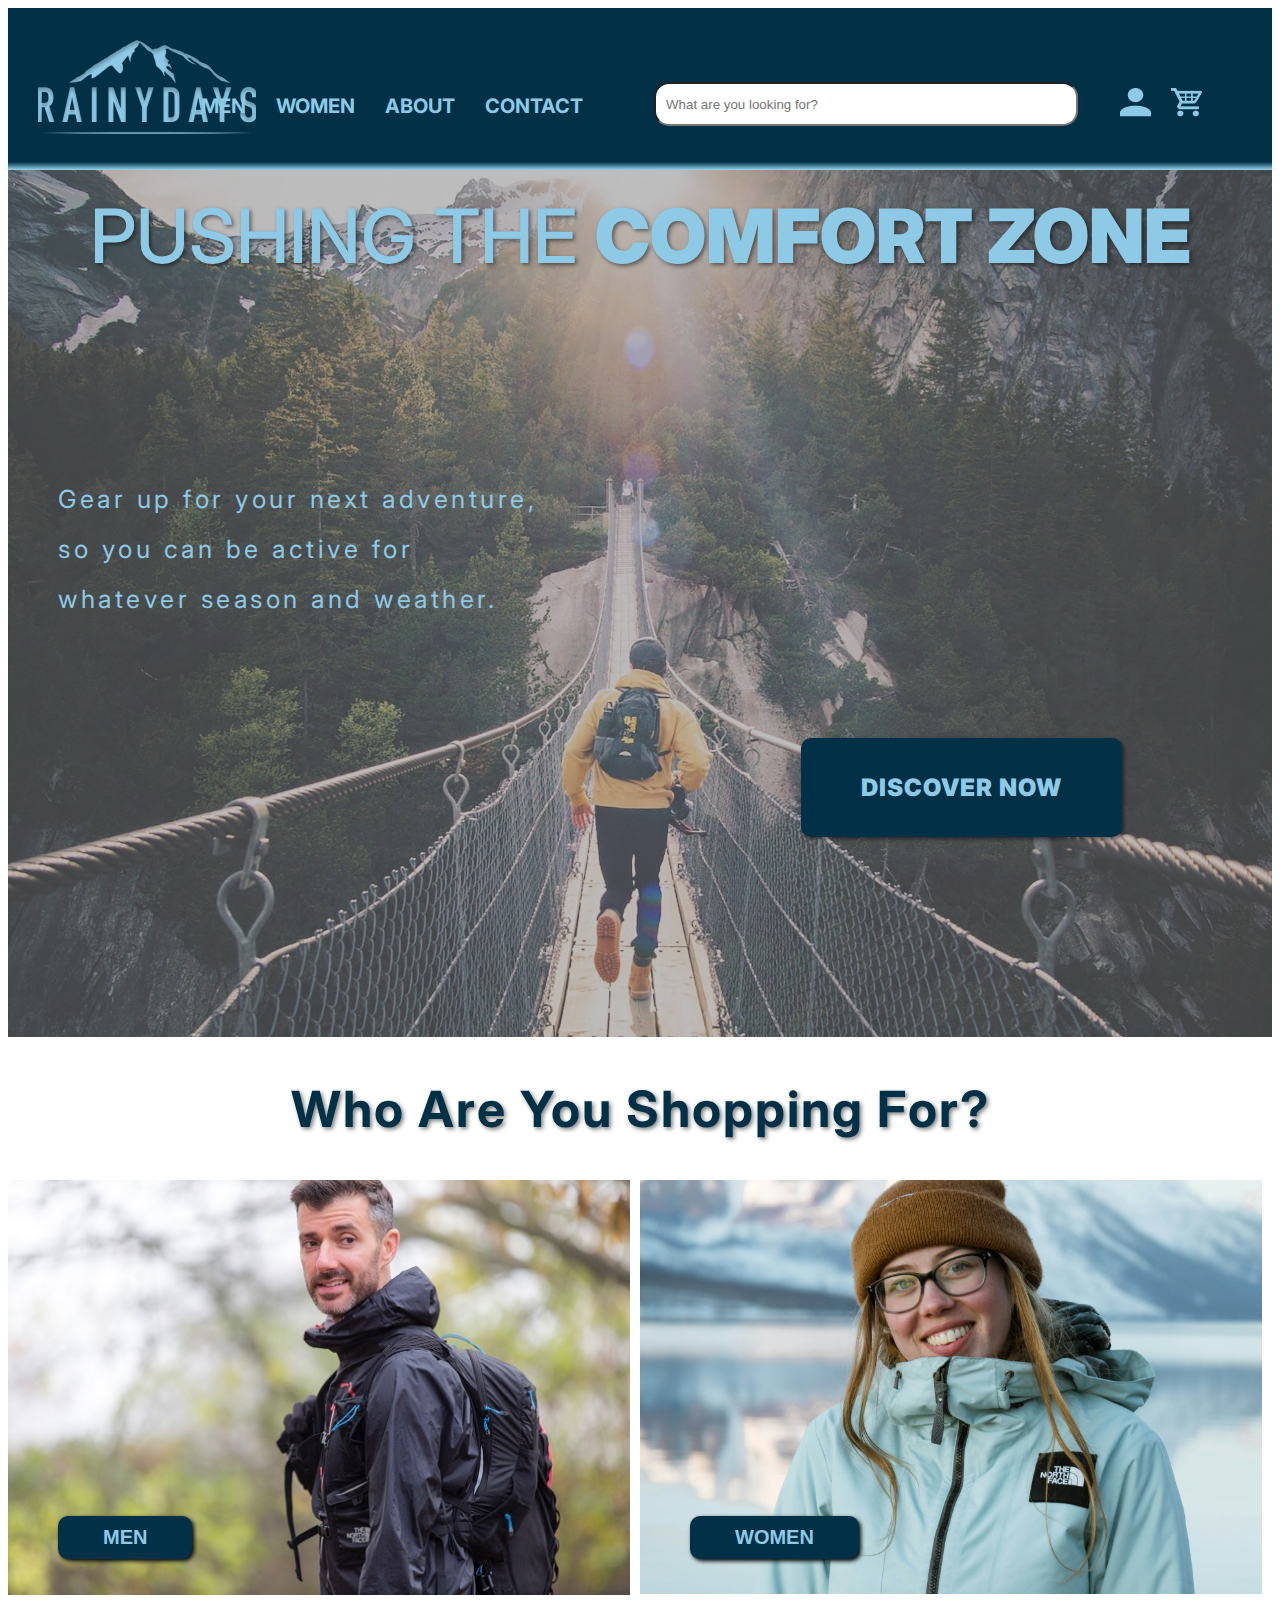
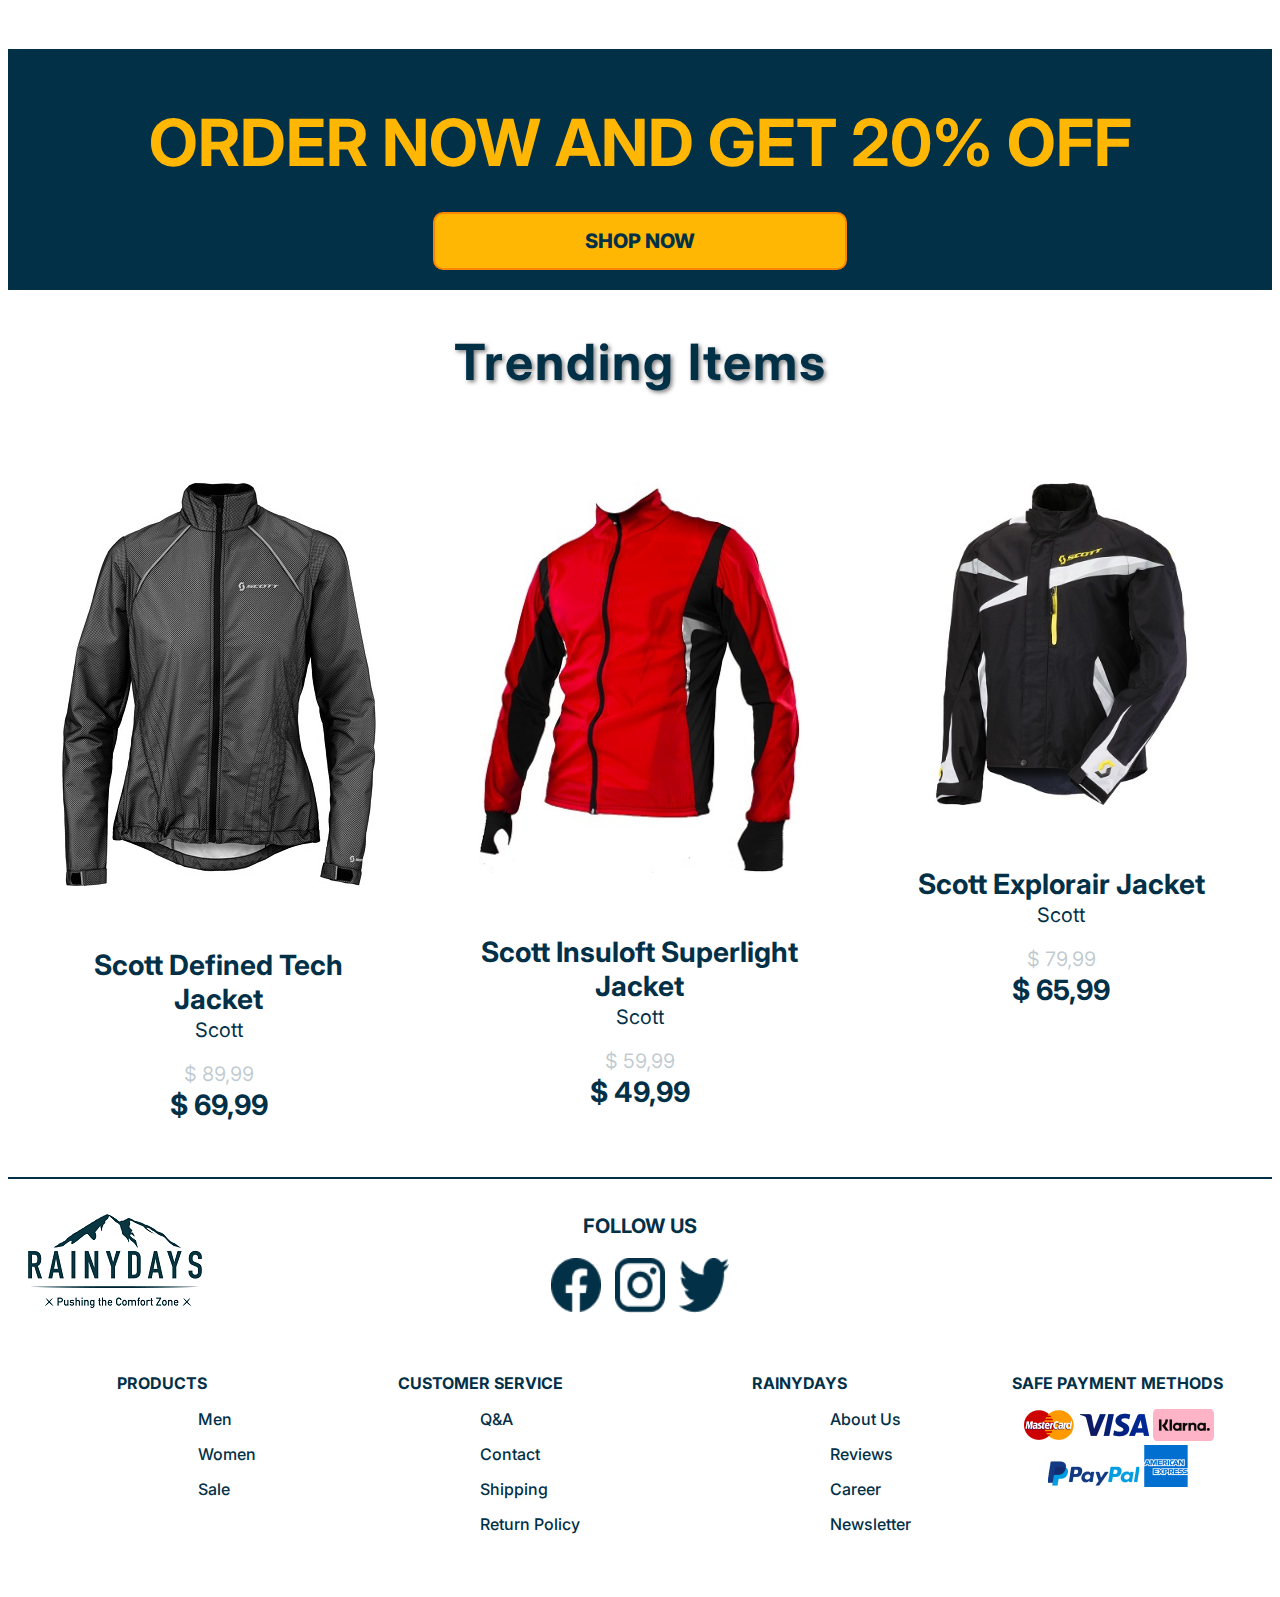
<file: index.html>
<!DOCTYPE html>
<html lang="en">
<head>
  <meta charset="UTF-8">
  <meta name="viewport" content="width=device-width, initial-scale=1.0">
  <link rel="stylesheet" href="src/css/styles.css">
  <link rel="stylesheet" href="src/css/index.css">
  <link rel="stylesheet" href="src/css/jackets.css">
  <link rel="preconnect" href="https://fonts.googleapis.com">
  <link rel="preconnect" href="https://fonts.gstatic.com" crossorigin>
  <link href="https://fonts.googleapis.com/css2?family=Inter:wght@100..900&display=swap" rel="stylesheet">
  <link rel="apple-touch-icon" sizes="180x180" href="assets/images/favicon/apple-touch-icon.png">
  <link rel="icon" type="image/png" sizes="32x32" href="assets/images/favicon/favicon-32x32.png">
  <link rel="icon" type="image/png" sizes="16x16" href="assets/images/favicon/favicon-16x16.png">
  <link rel="manifest" href="/site.webmanifest">
  <title>Rainydays - Home</title>
  <meta property="og:title" content="Rainydays - Home">
  <meta property="og:url" content="https://www.raiydays.com/home">
  <meta property="og:type" content="website">
  <meta property="og:image" content="assets/images/RainyDays_Logo1.png">
</head>


<body>
  <header>
     <div class="logo-container">
       <a class="logo" href="index.html">
          <img class="logo-image" src="assets/images/RainyDays_Logo1.png"alt="Rainydays logo">
       </a>
     </div>
     <nav>
        <ul>
          <li><a href="shop.html">men</a></li>
          <li><a href="shop.html">women</a></li>
          <li><a href="about.html">about</a></li>
          <li><a href="contact.html">contact</a></li>
       </ul> 
     </nav>
        <input class="search" type="text" placeholder="What are you looking for?">
        <div class="header-links">
            <a href="my-pages">
               <img src="assets/images/profile.png" alt="My pages">
            </a>
            <a href="cart.html">
               <img src="assets/images/cart.png" alt="Shopping cart">
            </a>      
         </div>
  </header>


  <main>


    <section class="title-container">
       <div class="title-image-container">
          <img src="assets/images/fabio-comparelli-uq2E2V4LhCY-unsplash-cropped.jpg" alt="A man in outdoor gear, running over a suspension bridge, leading into the wilderness">
          <div class="overlay-text top-text">pushing the <span class="bold-text">comfort zone</span></div>
          <div class="overlay-text left-text">
              <p>Gear up for your next adventure,</p>
              <p>so you can be active for</p>
              <p>whatever season and weather.</p>  
           </div>
           <a href="shop.html" class="discover-button">discover now</a>
        </div>
    </section>


    <h2 class="section-title">Who Are You Shopping For?</h2>


    <section class="category-container">

      <div class="men-category">
        <a href="shop.html">
          <img src="assets/images/fil-mazzarino-7IimdEvrXH4-unsplash-cropped.jpg" alt="Men category">
          <button class="men-category-button">men</button></a>
      </div>
      <div class="women-category">
        <a href="shop.html">
          <img src="assets/images/lucas-ludwig-EfQGtiz-s7w-unsplash-cropped.jpg" alt="Women category">
          <button class="women-category-button">women</button></a>
      </div>
    </section>


    <section class="banner-container">
      <h2 class="banner-text">order now and get 20% off</h2>
      <a href="shop.html"><button class="banner-button">shop now</button></a>
    </section>


    <h2 class="section-title">Trending Items</h2>


    <section class="trending-jackets-container">
    

       <div class="trending-jacket-1">
         <a href="product.html">
           <img src="assets/images/jackets/RainyDays_Jacket2-cropped.jpg" alt="Scott defined tech jacket">
         <p class="item">Scott Defined Tech Jacket</p>
         <p class="brand">Scott</p>
         <p class="before-price">$ 89,99</p>
         <p class="price">$ 69,99</p>
        </a>
       </div>

       <div class="trending-jacket-2">
         <img src="assets/images/jackets/RainyDays_Jacket3-cropped.jpg" alt="Scott insuloft superlight jacket">
         <p class="item">Scott Insuloft Superlight Jacket</p>
         <p class="brand">Scott</p>
         <p class="before-price">$ 59,99</p>
         <p class="price">$ 49,99</p>
       </div>

       <div class="trending-jacket-3">
         <img src="assets/images/jackets/RainyDays_Jacket4-cropped.jpg" alt="Scott explorair jacket">
         <p class="item">Scott Explorair Jacket</p>
         <p class="brand">Scott</p>
         <p class="before-price">$ 79,99</p>
         <p class="price">$ 65,99</p>
       </div>


    </section>

    
 </main>


 <footer>
    <div class="footer-seperator-line"></div>
    <section class="footer-top">
      <div class="footer-logo">
        <img src="assets/images/rainydays_footer_logo.png" alt="Rainydays footer logo">
      </div>
      <div class="social-icons">
        <p>FOLLOW US</p>
        <img src="assets/images/facebook-logo.png" alt="Rainydays facebook">
        <img src="assets/images/instagram-logo.png" alt="Rainydays instagram">
        <img src="assets/images/twitter-logo.png" alt="Rainydays twitter">
      </div>
    </section>

    <div class="footer-bottom">
      <div class="products">
        <p>PRODUCTS</p>
        <a href="shop.html">Men</a>
        <a href="shop.html">Women</a>
        <a href="shop.html">Sale</a>
      </div>
      <div class="service">
        <p>CUSTOMER SERVICE</p>
        <a href="q&a.html">Q&A</a>
        <a href="contact.html">Contact</a>
        <a href="shipping.html">Shipping</a>
        <a href="return-policy.html">Return Policy</a>
      </div>
      <div class="rainydays">
        <p>RAINYDAYS</p>
        <a href="about.html">About Us</a>
        <a href="reviews.html">Reviews</a>
        <a href="career.html">Career</a>
        <a href="newsletter.html">Newsletter</a>
      </div>
      <div class="payment">
        <p>SAFE PAYMENT METHODS</p>
        <div class="image-container-1">
          <img src="assets/images/mastercard-logo.png" alt="Mastercard logo">
          <img src="assets/images/visa-logo.png" alt="Visa logo">
          <img src="assets/images/klarna-logo.png" alt="Klarna logo">
        </div>
        <div class="image-container-2">
          <img src="assets/images/pp-logo.png" alt="Paypal logo">
          <img src="assets/images/american-express-logo.png" alt="American express logo">
        </div>
      </div>
 </footer>
</body>
</html>
</file>
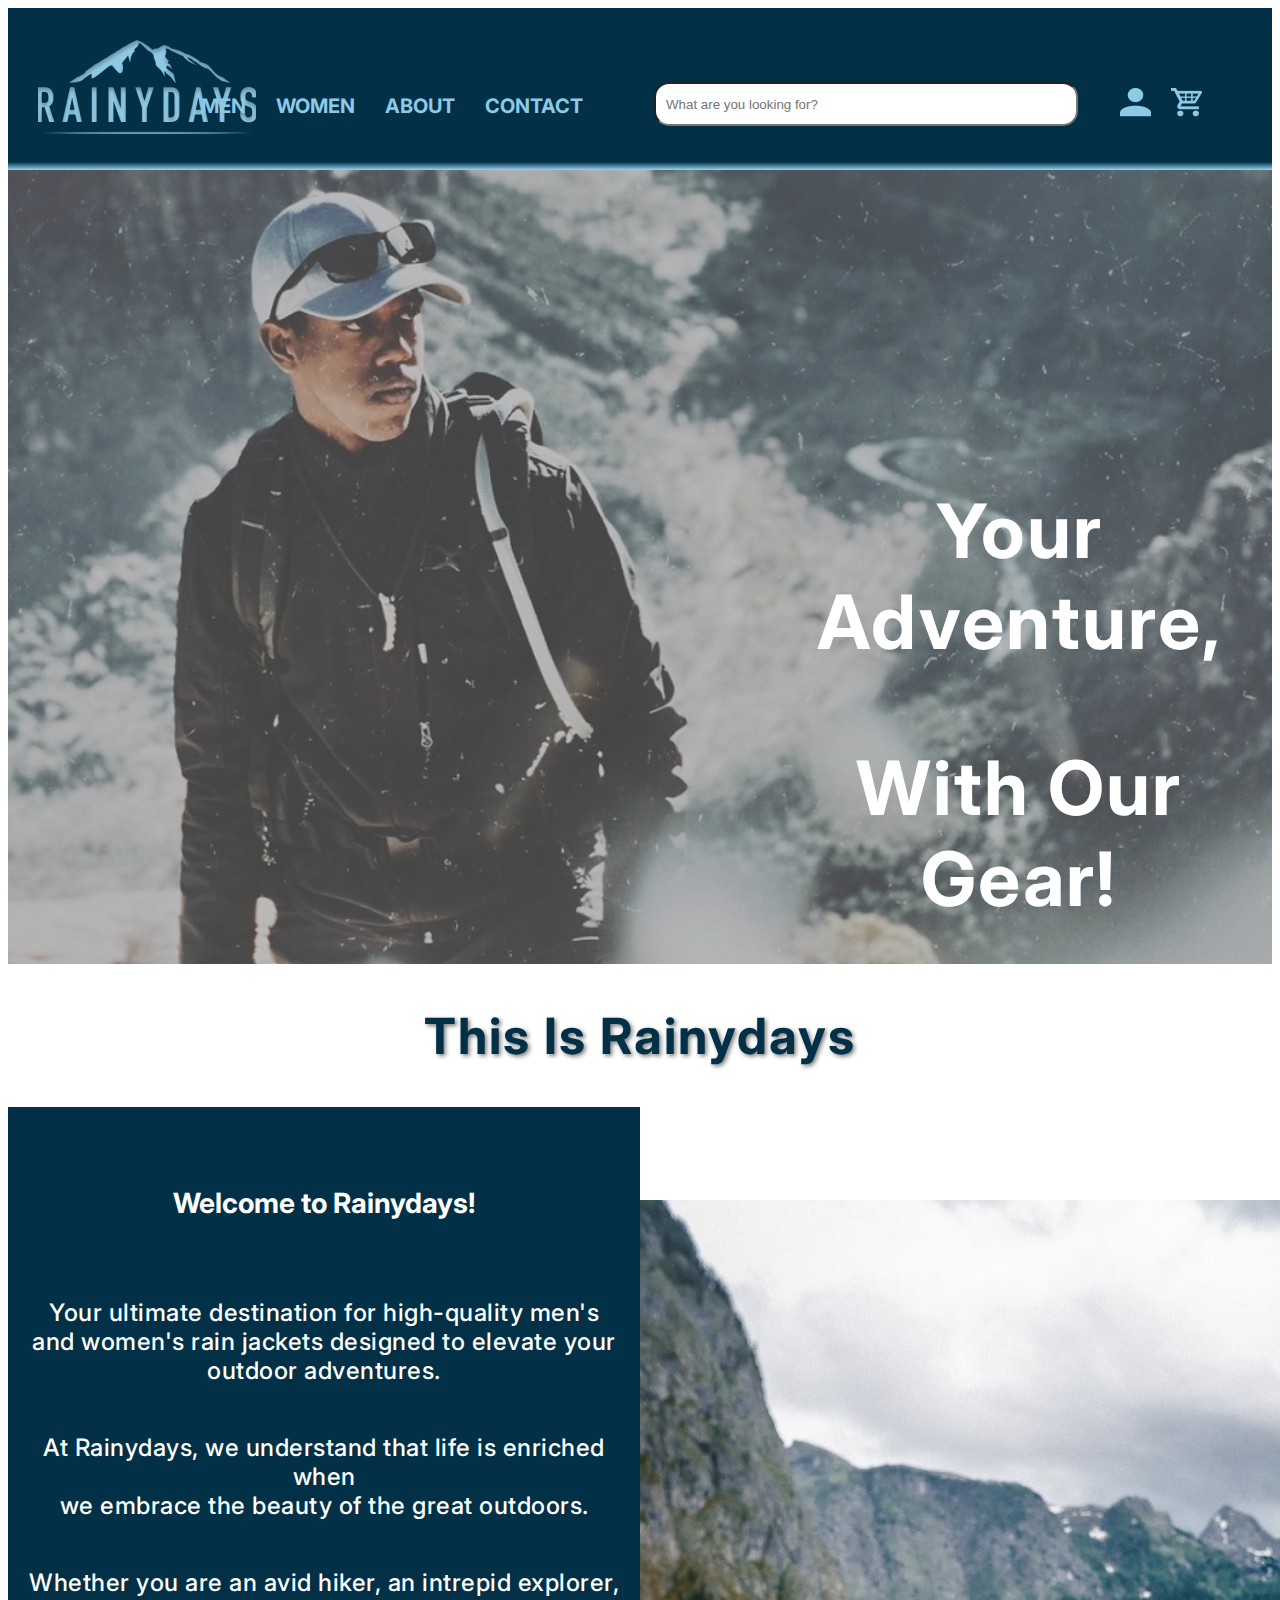
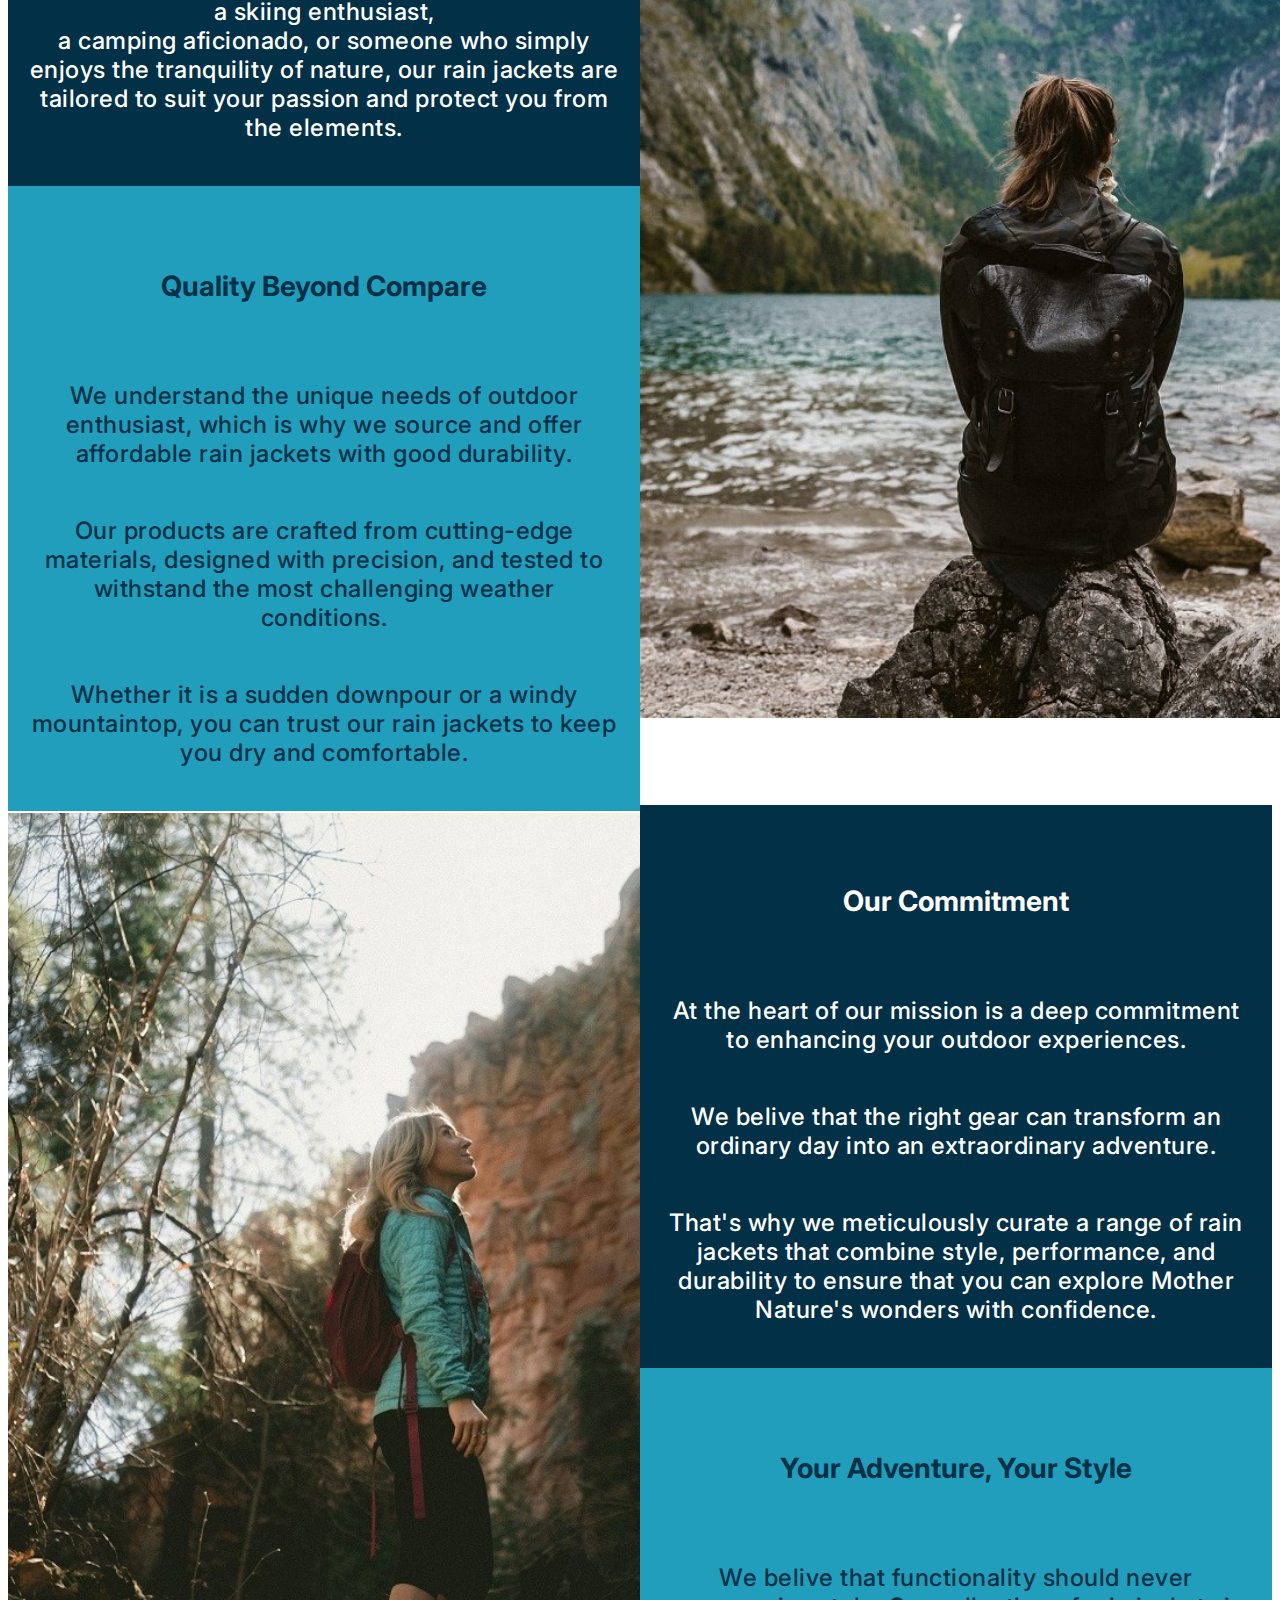
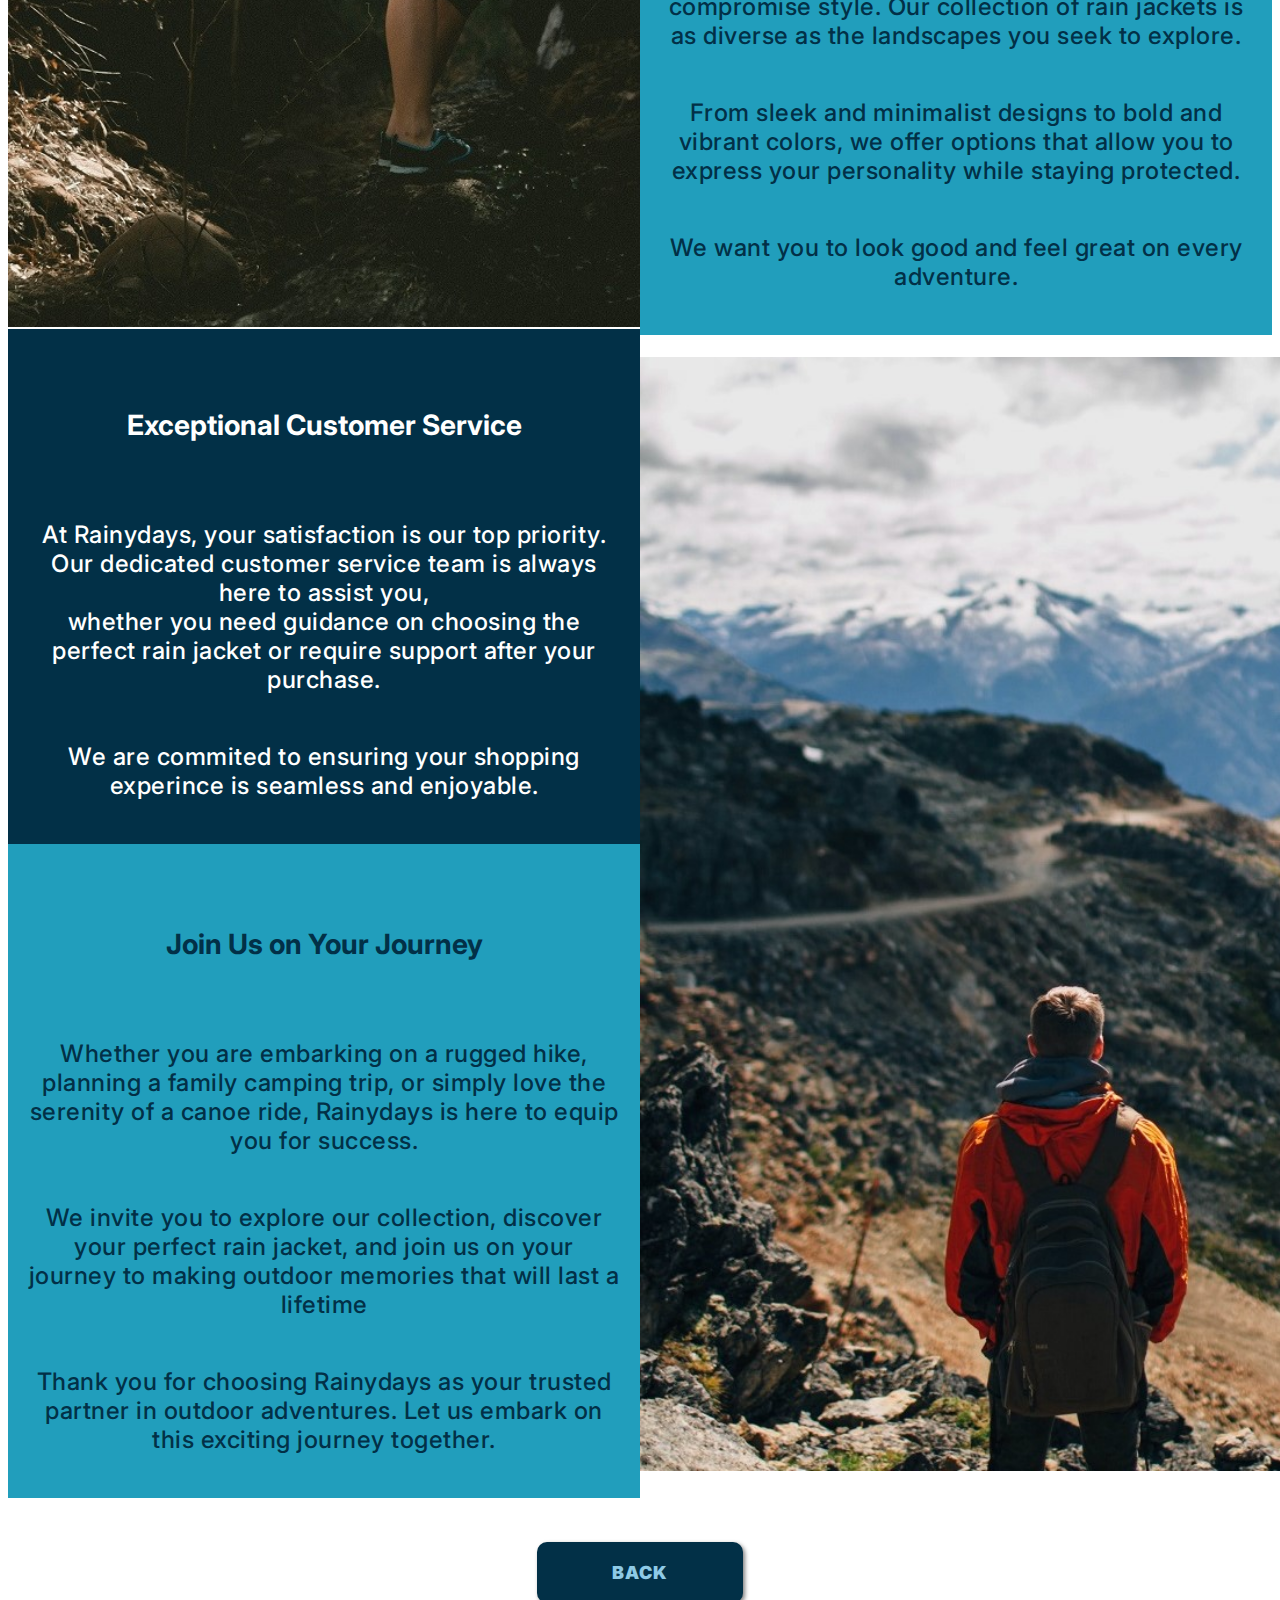
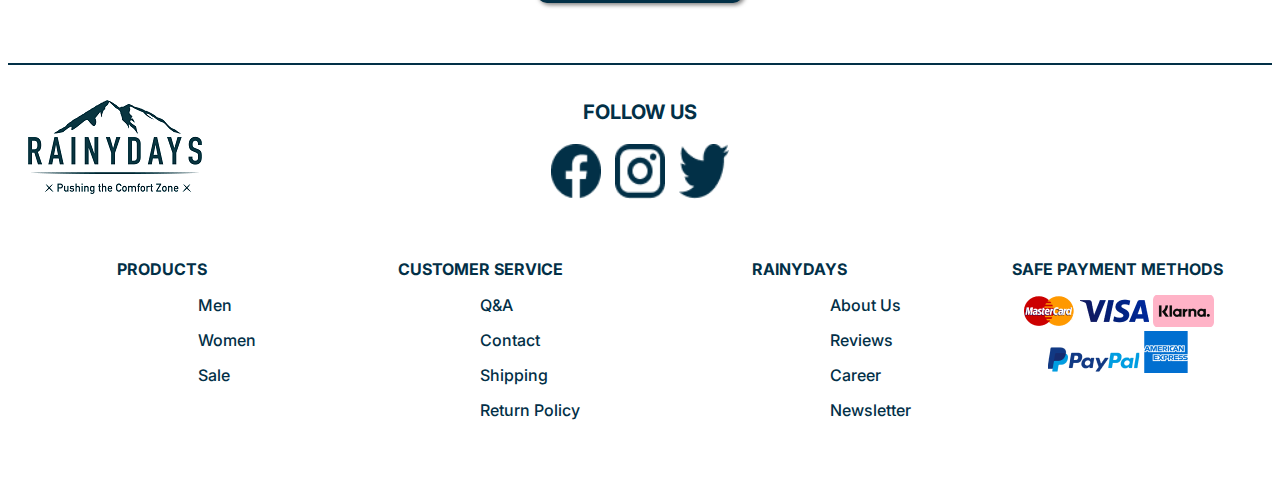
<file: about.html>
<!DOCTYPE html>
<html lang="en">
<head>
  <meta charset="UTF-8">
  <meta name="viewport" content="width=device-width, initial-scale=1.0">
  <link rel="stylesheet" href="src/css/styles.css">
  <link rel="stylesheet" href="src/css/about.css">
  <link rel="preconnect" href="https://fonts.googleapis.com">
  <link rel="preconnect" href="https://fonts.gstatic.com" crossorigin>
  <link href="https://fonts.googleapis.com/css2?family=Inter:wght@100..900&display=swap" rel="stylesheet">
  <link rel="apple-touch-icon" sizes="180x180" href="assets/images/favicon/apple-touch-icon.png">
  <link rel="icon" type="image/png" sizes="32x32" href="assets/images/favicon/favicon-32x32.png">
  <link rel="icon" type="image/png" sizes="16x16" href="assets/images/favicon/favicon-16x16.png">
  <link rel="manifest" href="/site.webmanifest">
  <title>Rainydays - About us</title>
  <meta property="og:title" content="Rainydays - About Us">
  <meta property="og:url" content="https://www.raiydays.com/about-us">
  <meta property="og:type" content="website">
  <meta property="og:image" content="assets/images/RainyDays_Logo1.png">
</head>


<body>
  <header>
    <div class="logo-container">
      <a class="logo" href="index.html">
         <img class="logo-image" src="assets/images/RainyDays_Logo1.png" alt="Rainydays logo">
      </a>
    </div>
    <nav>
       <ul>
         <li><a href="shop.html">men</a></li>
         <li><a href="shop.html">women</a></li>
         <li><a href="about.html">about</a></li>
         <li><a href="contact.html">contact</a></li>
      </ul> 
    </nav>
       <input class="search" type="text" placeholder="What are you looking for?">
       <div class="header-links">
           <a href="my-pages">
              <img src="assets/images/profile.png" alt="My pages">
           </a>
           <a href="cart.html">
              <img src="assets/images/cart.png" alt="Shopping cart">
           </a>      
        </div>
 </header>


  <main>

    <div class="title-container">
      <div class="image-container">
        <img src="assets/images/philip-graves-7kyvHc3e-HA-unsplash-cropped.jpg" alt="A man mountainclimbing, with a valley and mountains in the background">
        <div class="overlay-text">
          <p>Your Adventure, </p>
          <p>With Our Gear!</p>
          <p>Takes You Farther</p>
        </div>
      </div>
    </div>

    <h2 class="section-title">This Is Rainydays</h2>
     
    <div class="container">
      <section class="welcome-container">
           <div class="welcome-text">
              <h1 class="title-light">Welcome to Rainydays!</h1>
              <div class="content-light">
                <p>Your ultimate destination for high-quality men's and women's 
                rain jackets designed to elevate your outdoor adventures.</p>
                <p>At Rainydays, we understand that life is enriched when <br> 
                we embrace the beauty of the great outdoors.</p>
                <p>Whether you are an avid hiker, an intrepid explorer,
                a skiing enthusiast, <br> a camping aficionado,
                or someone who simply enjoys the tranquility of nature,
                our rain jackets are tailored to suit your passion and
                protect you from the elements.
                </p>
              </div>
            </div>

            <div class="quality-text">
              <h2 class="title-dark">Quality Beyond Compare</h2>
              <div class="content-dark">
                <p>We understand the unique needs of outdoor enthusiast,
                which is why we source and offer affordable rain jackets with good durability.</p>
                <p>Our products are crafted from cutting-edge materials, designed with
                precision, and tested to withstand the most challenging weather conditions.</p>
                <p>Whether it is a sudden downpour or a windy mountaintop, 
                you can trust our rain jackets to keep you dry and comfortable.
                </p>  
              </div>
            </div>
      </section>
      <div class="top-image-container">
        <div class="image-top">
          <img src="assets/images/karsten-winegeart-I0DbeQE-v5E-unsplash-cropped.jpg" alt="A woman sitting on a rock, on a small beach and staring out into a fjord">
        </div>
      </div>
    </div>


    <div class="container">
      <div class="center-image-container">
        <div class="image-middle">
          <img src="assets/images/jakob-owens-rCFAY4WrbUY-unsplash-cropped.jpg" alt="A woman in sporty outdoor clothes on a walk in the forest">
        </div>
      </div>
      <section class="center-container">
        <div class="commitment-text">
          <h1 class="title-light">Our Commitment</h1>
          <div class="content-light">
            <p>At the heart of our mission is a deep commitment to enhancing your
              outdoor experiences.</p> 
            <p>We belive that the right gear can transform an
              ordinary day into an extraordinary adventure.</p>
            <p>That's why we meticulously curate a range of rain jackets that combine
              style, performance, and durability to ensure that you can explore 
              Mother Nature's wonders with confidence.
            </p>
          </div>
        </div>
        <div class="adventure-text">
          <h2 class="title-dark">Your Adventure, Your Style</h2>
          <div class="content-dark">
            <p>We belive that functionality should never compromise style.
              Our collection of rain jackets is as diverse as the
              landscapes you seek to explore.</p>
            <p>From sleek and minimalist designs to bold and vibrant colors, we offer
              options that allow you to express your personality while staying protected.</p>
            <p>We want you to look good and feel great on every adventure.
            </p>
          </div>
        </div>
      </section>
    </div>

    <div class="container">
      <section class="bottom-container">
        <div class="customer-service-text">
          <h1 class="title-light">Exceptional Customer Service</h1>
          <div class="content-light">
            <p>At Rainydays, your satisfaction is our top priority. <br>
            Our dedicated customer service team is always here to assist you,
            <br>whether you need guidance on choosing the perfect rain jacket or 
            require support after your purchase.</p>
            <p>We are commited to ensuring your shopping experince is seamless and enjoyable.</p>
          </div>
        </div>

        <div class="join-us-text">
          <h2 class="title-dark">Join Us on Your Journey</h2>
          <div class="content-dark">
            <p>Whether you are embarking on a rugged hike, planning a family
            camping trip, or simply love the serenity of a canoe ride,
            Rainydays is here to equip you for success.</p>
            <p>We invite you to explore our collection, discover your perfect rain jacket,
            and join us on your journey to making outdoor memories that
            will last a lifetime</p>
            <p>Thank you for choosing Rainydays as your trusted partner in outdoor adventures.
            Let us embark on this exciting journey together.</p>
          </div>
        </div>
      </section>
      <div class="bottom-image-container">
        <div class="image-bottom">
          <img src="assets/images/nathan-dumlao-_Qc7CHMpc38-unsplash-cropped.jpg" alt="A man on a mountain hike scouts beyond the horizon">
        </div>
      </div>
    </div>

    <div class="back-button-container">
      <a href="index.html"><button class="back-button">Back</button></a>
    </div>

  </main>


  <footer>
    <div class="footer-seperator-line"></div>
    <div class="footer-top">
      <div class="footer-logo">
        <img src="assets/images/rainydays_footer_logo.png" alt="Rainydays footer logo">
      </div>
      <div class="social-icons">
        <p>FOLLOW US</p>
        <img src="assets/images/facebook-logo.png" alt="Rainydays facebook">
        <img src="assets/images/instagram-logo.png" alt="Rainydays instagram">
        <img src="assets/images/twitter-logo.png" alt="Rainydays twitter">
      </div>
    </div>
    <div class="footer-bottom">
      <div class="products">
        <p>PRODUCTS</p>
        <a href="shop.html">Men</a>
        <a href="shop.html">Women</a>
        <a href="shop.html">Sale</a>
      </div>
      <div class="service">
        <p>CUSTOMER SERVICE</p>
        <a href="q&a.html">Q&A</a>
        <a href="contact.html">Contact</a>
        <a href="shipping.html">Shipping</a>
        <a href="return-policy.html">Return Policy</a>
      </div>
      <div class="rainydays">
        <p>RAINYDAYS</p>
        <a href="about.html">About Us</a>
        <a href="reviews.html">Reviews</a>
        <a href="career.html">Career</a>
        <a href="newsletter.html">Newsletter</a>
      </div>
      <div class="payment">
        <p>SAFE PAYMENT METHODS</p>
        <div class="image-container-1">
          <img src="assets/images/mastercard-logo.png" alt="Mastercard logo">
          <img src="assets/images/visa-logo.png" alt="Visa logo">
          <img src="assets/images/klarna-logo.png" alt="Klarna logo">
        </div>
        <div class="image-container-2">
          <img src="assets/images/pp-logo.png" alt="Paypal logo">
          <img src="assets/images/american-express-logo.png" alt="American express logo">
        </div>
     </div>
 </footer>
</body>
</html>
</file>
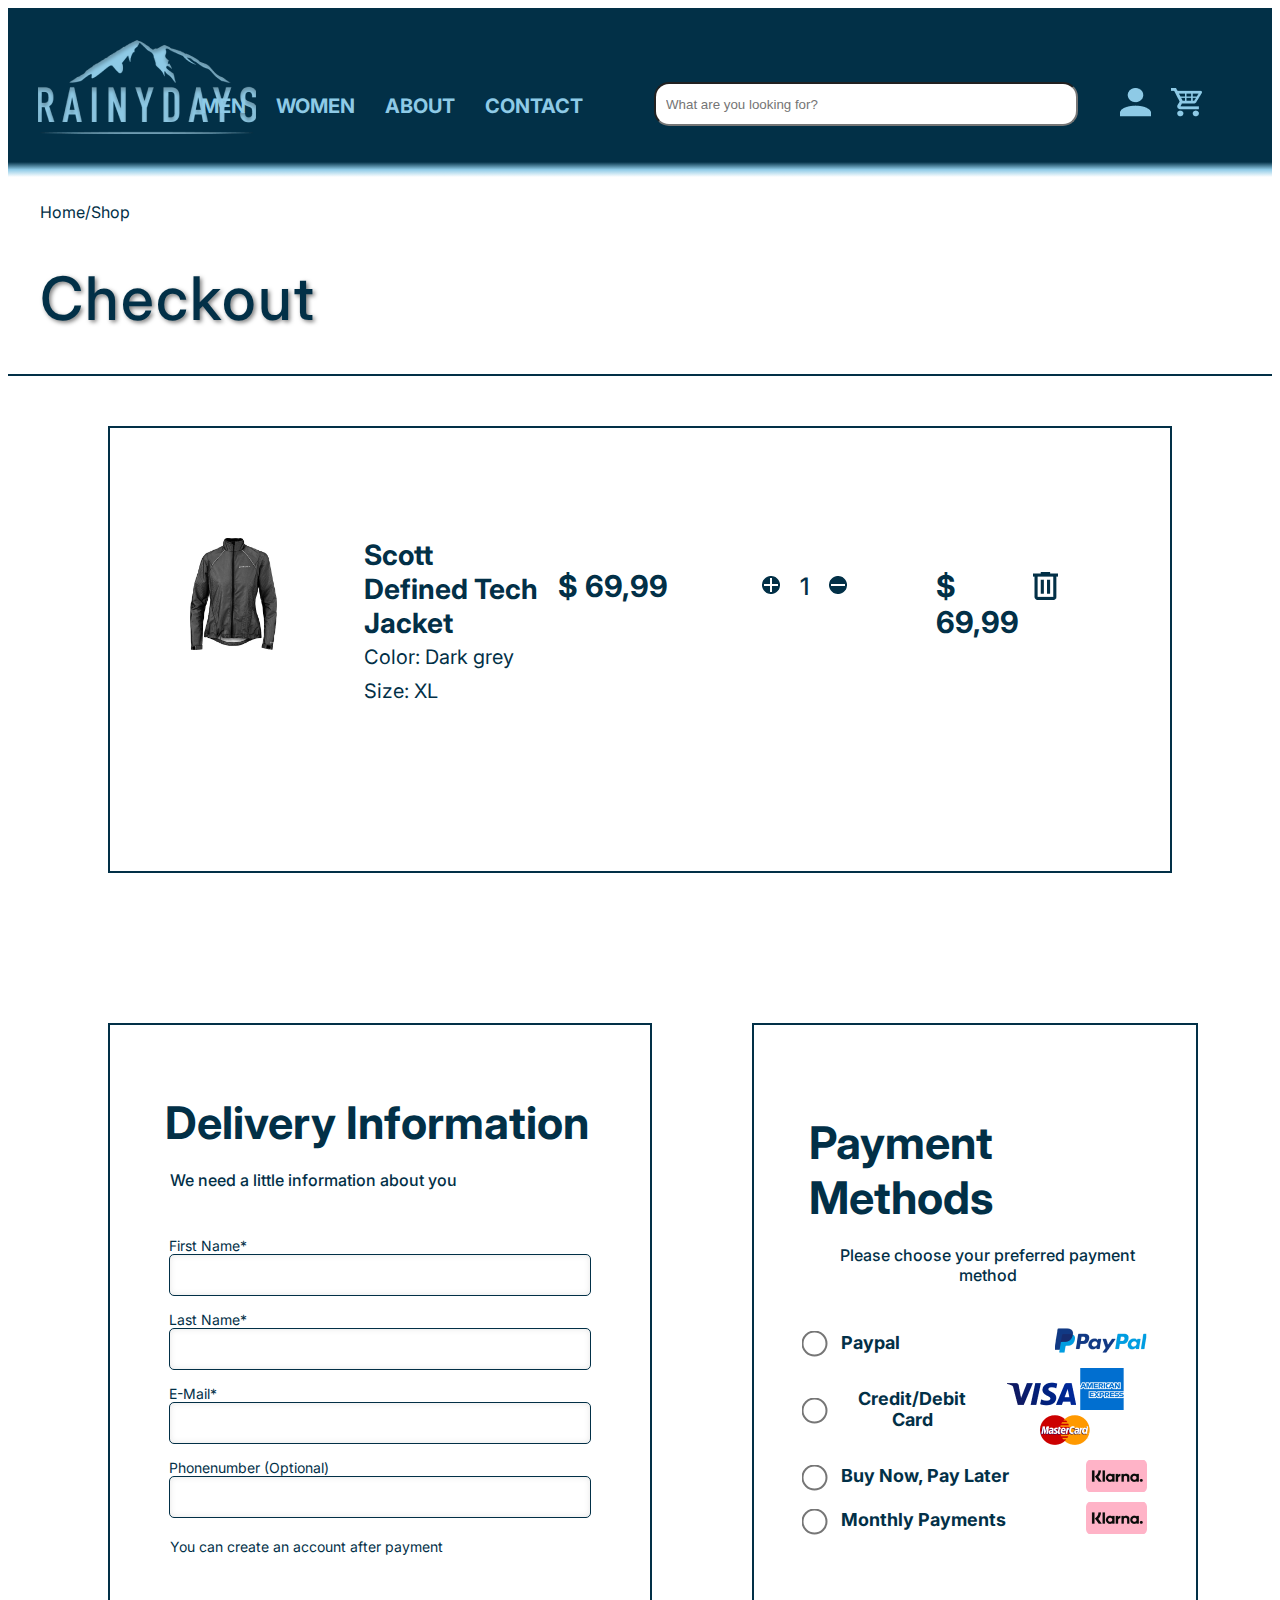
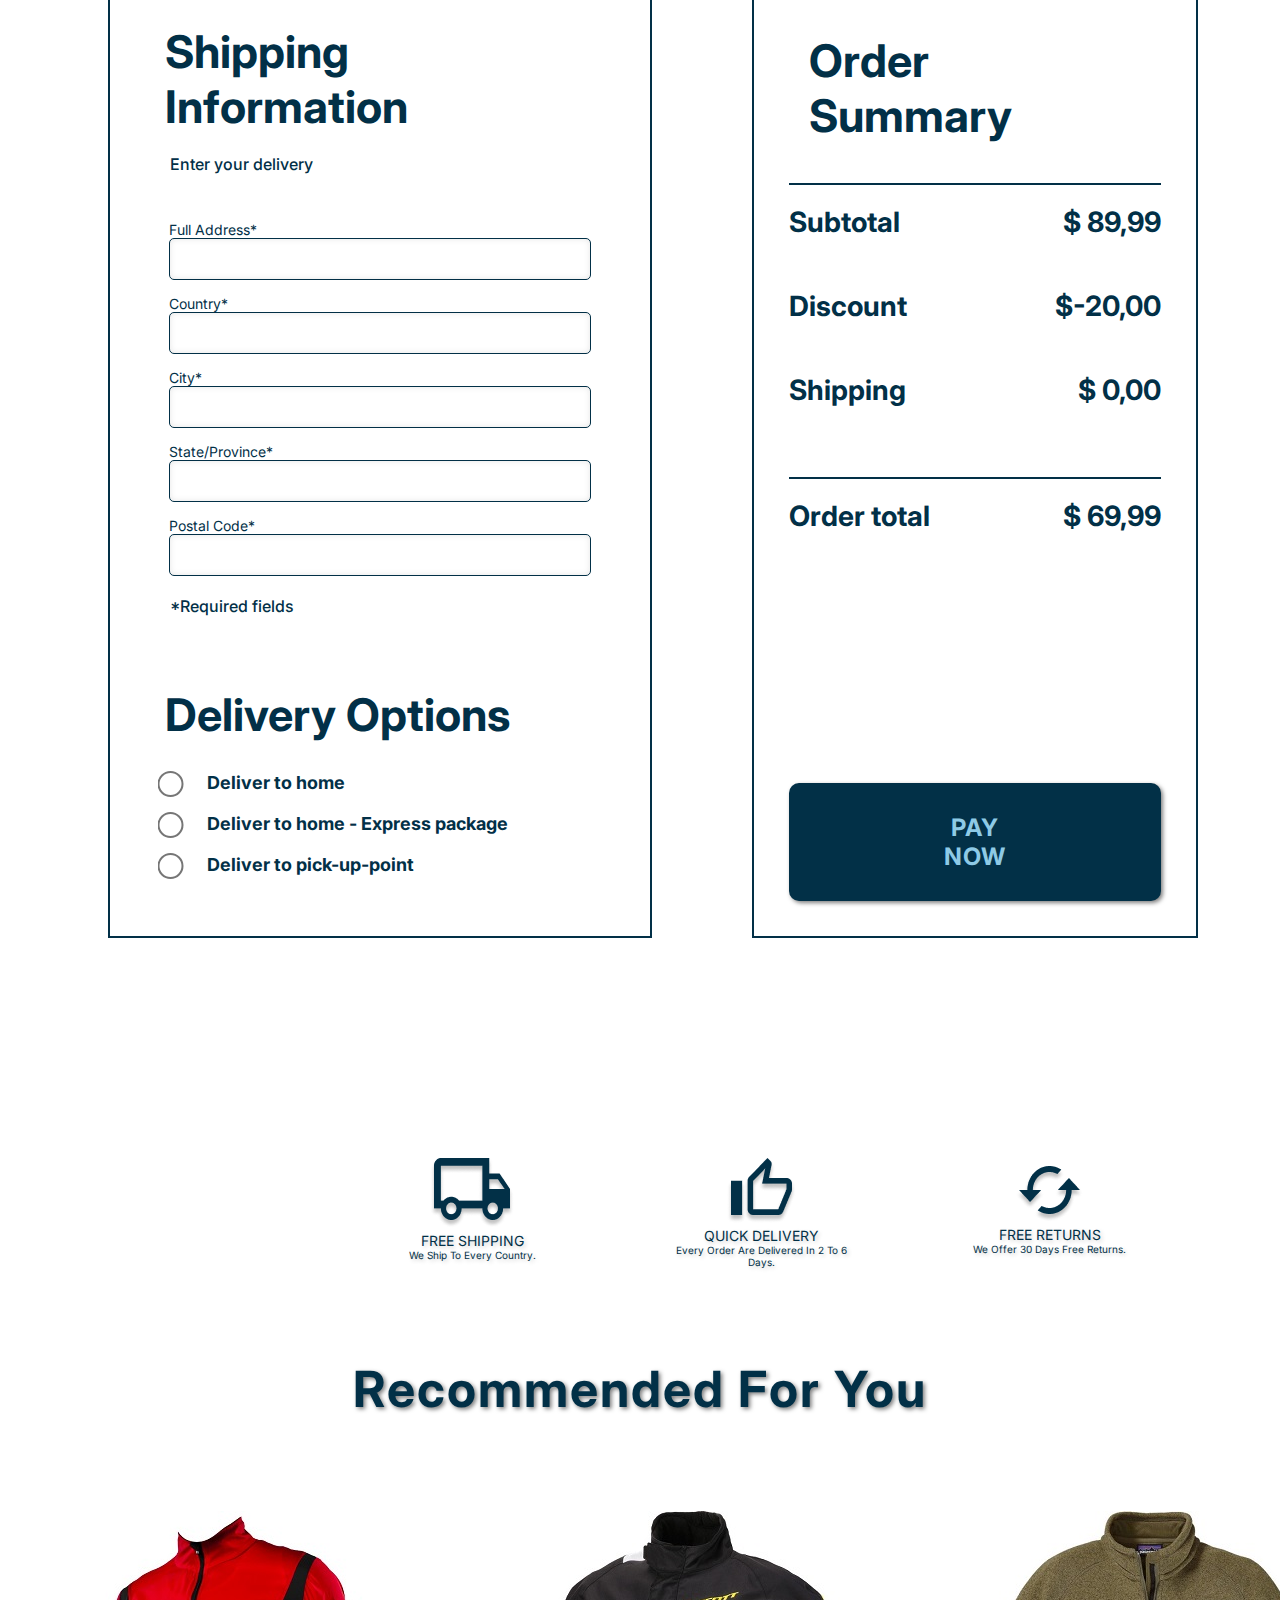
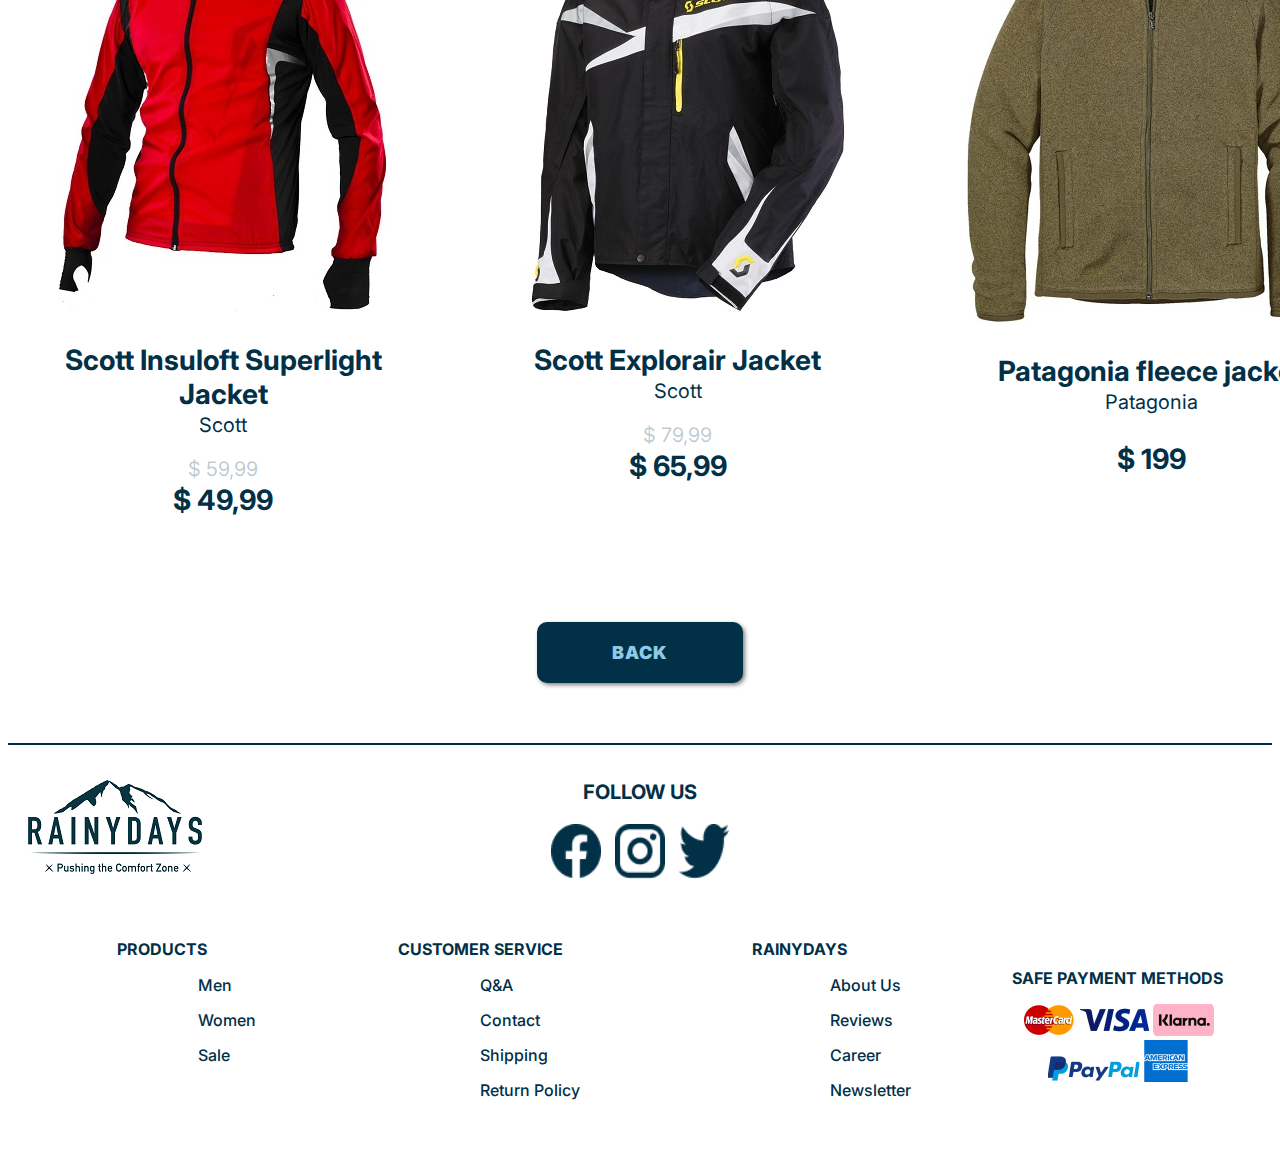
<file: checkout.html>
<!DOCTYPE html>
<html lang="en">
<head>
  <meta charset="UTF-8">
  <meta name="viewport" content="width=device-width, initial-scale=1.0">
  <link rel="stylesheet" href="src/css/styles.css">
  <link rel="stylesheet" href="src/css/checkout.css">
  <link rel="stylesheet" href="src/css/jackets.css">
  <link rel="preconnect" href="https://fonts.googleapis.com">
  <link rel="preconnect" href="https://fonts.gstatic.com" crossorigin>
  <link href="https://fonts.googleapis.com/css2?family=Inter:wght@100..900&display=swap" rel="stylesheet">
  <link rel="apple-touch-icon" sizes="180x180" href="assets/images/favicon/apple-touch-icon.png">
  <link rel="icon" type="image/png" sizes="32x32" href="assets/images/favicon/favicon-32x32.png">
  <link rel="icon" type="image/png" sizes="16x16" href="assets/images/favicon/favicon-16x16.png">
  <link rel="manifest" href="/site.webmanifest">
  <title>Rainydays - Checkout</title>
  <meta property="og:title" content="Rainydays - Checkout">
  <meta property="og:url" content="https://www.raiydays.com/checkout">
  <meta property="og:type" content="website">
  <meta property="og:image" content="assets/images/RainyDays_Logo1.png">
</head>


<body>
  <header>
    <div class="logo-container">
      <a class="logo" href="index.html">
         <img class="logo-image" src="assets/images/RainyDays_Logo1.png"alt="Rainydays logo">
      </a>
    </div>
    <nav>
       <ul>
         <li><a href="shop.html">men</a></li>
         <li><a href="shop.html">women</a></li>
         <li><a href="about.html">about</a></li>
         <li><a href="contact.html">contact</a></li>
      </ul> 
    </nav>
       <input class="search" type="text" placeholder="What are you looking for?">
       <div class="header-links">
           <a href="my-pages">
              <img src="assets/images/profile.png" alt="My pages">
           </a>
           <a href="cart.html">
              <img src="assets/images/cart.png" alt="Shopping cart">
           </a>      
        </div>
 </header>


  <main>
    <p class="page-links"><a href="index.html">Home</a><a href="shop.html">/Shop</a></p>
    <h1 class="title-text">Checkout</h1>

    <div class="seperator-line"></div>

    <section class="product-container">
      <div class="product-image">
        <img src="assets/images/jackets/RainyDays_Jacket2-cropped.jpg" alt="Image of Scott Defined Tech Jacket">
      </div>
      <div class="product-text">
        <h2 class="type">Scott Defined Tech Jacket</h2>
        <p class="color-size">Color: Dark grey</p>
        <p class="color-size">Size: XL</p>
      </div>
      <div class="product-price">
        <p class="jacket-price">$ 69,99</p>
      </div>
      <div class="product-amount">
        <div class="image1">
          <img src="assets/images/plus-symbol.png" alt="Plush icon to add one item"></div>
        <p class="amount">1</p>
        <div class="image2">
          <img src="assets/images/minus-symbol.png" alt="Minus icon to reduce one item"></div>
      </div>
      <div class="total-price">
        <p class="sub">$ 69,99</p>
      </div>
      <div class="trashcan">
        <a href="shop.html">
          <img src="assets/images/Trashcan.png" alt="Trashcan icon to remove item"></a>
      </div>
    </section>




    <div class="container">
      <section class="left-container">
        <div class="delivery-info">
          <h1 class="title">Delivery Information</h1>
          <p class="direction">We need a little information about you</p>
          <form>
            <fieldset class="information-form">
              <label for="first-name">First Name*</label>
              <input type="text" name="first-name" id="first-name" class="form__input" required>
              <label for="last-name">Last Name*</label>
              <input type="text" name="last-name" id="last-name" class="form__input" required>
              <label for="email">E-Mail*</label>
              <input type="email" name="email" id="email" class="form__input" required>
              <label for="phonenumber">Phonenumber (Optional)</label>
              <input type="tel" name="phonenumber" id="phonenumber" class="form__input">
            </fieldset>
            <p class="account">You can create an account after payment</p>
          </form>
        </div>
        <div class="shipping-info">
          <h1 class="title">Shipping Information</h1>
          <p class="direction">Enter your delivery</p>
          <form action="success.html">
            <fieldset class="information-form">
              <label for="address">Full Address*</label>
              <input type="text" name="address" id="address" class="form__input" required>
              <label for="country">Country*</label>
              <input type="text" name="country" id="country" class="form__input" required>
              <label for="city">City*</label>
              <input type="text" name="city" id="city" class="form__input" required>
              <label for="state/province">State/Province*</label>
              <input type="text" name="state/province" id="state/province" class="form__input" required>
              <label for="postal-code">Postal Code*</label>
              <input type="text" name="postal-code" id="postal-code" class="form__input" required>
            </fieldset>
            <p class="direction">*Required fields</p>
          </form>
        </div>
        <div class="options">
          <h1 class="title">Delivery Options</h1>
          <form action="success.html">
            <fieldset class="delivery-form">
              <div class="option">
                <input type="radio" name="delivery" id="rad1">
                <label for="rad1">Deliver to home</label>
              </div>
              <div class="option">
                <input type="radio" name="delivery" id="rad2">
                <label for="rad2">Deliver to home - Express package</label>
              </div>
              <div class="option">
                <input type="radio" name="delivery" id="rad3">
                <label for="rad3">Deliver to pick-up-point</label>
              </div>
            </fieldset>
          </form>
        </div>
      </section>

      <section class="right-container">
        <div class="payment">
          <h1 class="title">Payment Methods</h1>
          <p class="direction">Please choose your preferred payment method</p>
          <form action="success.html">
            <fieldset class="payment-form">
              <div class="pay-option">
                <input type="radio"name="pay" id="pay1">
                <label for="pay1">Paypal</label>
                <div class="images">
                  <img src="assets/images/pp-logo.png" alt="Paypal logo">
                </div>
              </div>
              <div class="pay-option">
                <input type="radio" name="pay" id="pay2">
                <label for="pay2">Credit/Debit Card</label>
                <div class="images">
                  <img src="assets/images/visa-logo.png" alt="Visa logo">
                  <img src="assets/images/american-express-logo.png" alt="American express logo">
                  <img src="assets/images/mastercard-logo.png" alt="Mastercard logo">
                </div>
              </div>
              <div class="pay-option">
                <input type="radio" name="pay" id="pay3">
                <label for="pay3">Buy Now, Pay Later</label>
                <div class="images"></div>
                  <img src="assets/images/klarna-logo.png" alt="Klarna-logo">
                </div>
              <div class="pay-option">
               <input type="radio" name="pay" id="pay4">
               <label for="pay4">Monthly Payments</label>
               <div class="images">
                 <img src="assets/images/klarna-logo.png" alt="Klarna logo">
               </div>
              </div>
            </fieldset>
          </form>
        </div>
        <h1 class="title">Order Summary</h1>
        <div class="summary">
          <div class="seperator-line"></div>
          <div class="summary-item">
            <h2>Subtotal</h2>
            <h2>$ 89,99</h2>
          </div>
          <div class="summary-item">
            <h2>Discount</h2>
            <h2>$-20,00</h2>
          </div>
          <div class="summary-item">
            <h2>Shipping</h2>
            <h2>$  0,00</h2>
          </div>
          <div class="seperator-line"></div>
          <div class="summary-item">
            <h2>Order total</h2>
            <h2>$  69,99</h2>
          </div>
          <a href="success.html"><button class="pay-button">PAY NOW</button></a>
        </div>
      </section>
    </div>


    <section class="shipping-icons-container">

      <div class="shipping-icons-1">
        <img src="assets/images/truck.png" alt="Shipping truck">
        <p class="shipping-title">free shipping</p>
        <p class="shipping-text">we ship to every country.</p>
      </div>
      <div class="shipping-icons-2">
        <img src="assets/images/thumb-up.png" alt="Thumbs up">
        <p class="shipping-title">quick delivery</h6>
        <p class="shipping-text">every order are delivered in 2 to 6 days.</p>
      </div>
      <div class="shipping-icons-3">
        <img src="assets/images/return.png" alt="Return">
        <p class="shipping-title">free returns</p>
        <p class="shipping-text">we offer 30 days free returns.</p>
      </div>      
    </section>

    <h2 class="section-title"> Recommended For You </h2>

    <section class="recommended-item-container">

      <div class="recommended-item-1">
        <img src="assets/images/jackets/RainyDays_Jacket3-cropped.jpg" alt="Scott insuloft superlight jacket">
        <p class="item">Scott Insuloft Superlight Jacket</p>
        <p class="brand">Scott</p>
        <p class="before-price">$ 59,99</p>
        <p class="price">$ 49,99</p>
      </div>

      <div class="recommended-item-2">
        <img src="assets/images/jackets/RainyDays_Jacket4-cropped.jpg" alt="Scott explorair jacket">
        <p class="item">Scott Explorair Jacket</p>
        <p class="brand">Scott</p>
        <p class="before-price">$ 79,99</p>
        <p class="price">$ 65,99</p>
      </div>

      <div class="recommended-item-3">
        <img src="assets/images/jackets/RainyDays_Jacket7-cropped.jpg" alt="of Patagonia fleece jacket">
        <p class="item">Patagonia fleece jacket</p>
        <p class="brand">Patagonia</p>
        <p class="price-2">$ 199</p>
      </div>

    </section>

    <div class="back-button-container">
      <a href="index.html"><button class="back-button">Back</button></a>
    </div>

  </main>


  <footer>
    <div class="footer-seperator-line"></div>
    <div class="footer-top">
      <div class="footer-logo">
        <img src="assets/images/rainydays_footer_logo.png" alt="Rainydays footer logo">
      </div>
      <div class="social-icons">
        <p>FOLLOW US</p>
        <img src="assets/images/facebook-logo.png" alt="Rainydays facebook">
        <img src="assets/images/instagram-logo.png" alt="Rainydays instagram">
        <img src="assets/images/twitter-logo.png" alt="Rainydays twitter">
      </div>
    </div>
    <div class="footer-bottom">
      <div class="products">
        <p>PRODUCTS</p>
        <a href="shop.html">Men</a>
        <a href="shop.html">Women</a>
        <a href="shop.html">Sale</a>
      </div>
      <div class="service">
        <p>CUSTOMER SERVICE</p>
        <a href="q&a.html">Q&A</a>
        <a href="contact.html">Contact</a>
        <a href="shipping.html">Shipping</a>
        <a href="return-policy.html">Return Policy</a>
      </div>
      <div class="rainydays">
        <p>RAINYDAYS</p>
        <a href="about.html">About Us</a>
        <a href="reviews.html">Reviews</a>
        <a href="career.html">Career</a>
        <a href="newsletter.html">Newsletter</a>
      </div>
      <div class="payment">
        <p>SAFE PAYMENT METHODS</p>
        <div class="image-container-1">
          <img src="assets/images/mastercard-logo.png" alt="Mastercard logo">
          <img src="assets/images/visa-logo.png" alt="Visa logo">
          <img src="assets/images/klarna-logo.png" alt="Klarna logo">
        </div>
        <div class="image-container-2">
          <img src="assets/images/pp-logo.png" alt="Paypal logo">
          <img src="assets/images/american-express-logo.png" alt="American express logo">
        </div>
     </div>
 </footer>
</body>
</html>
</file>
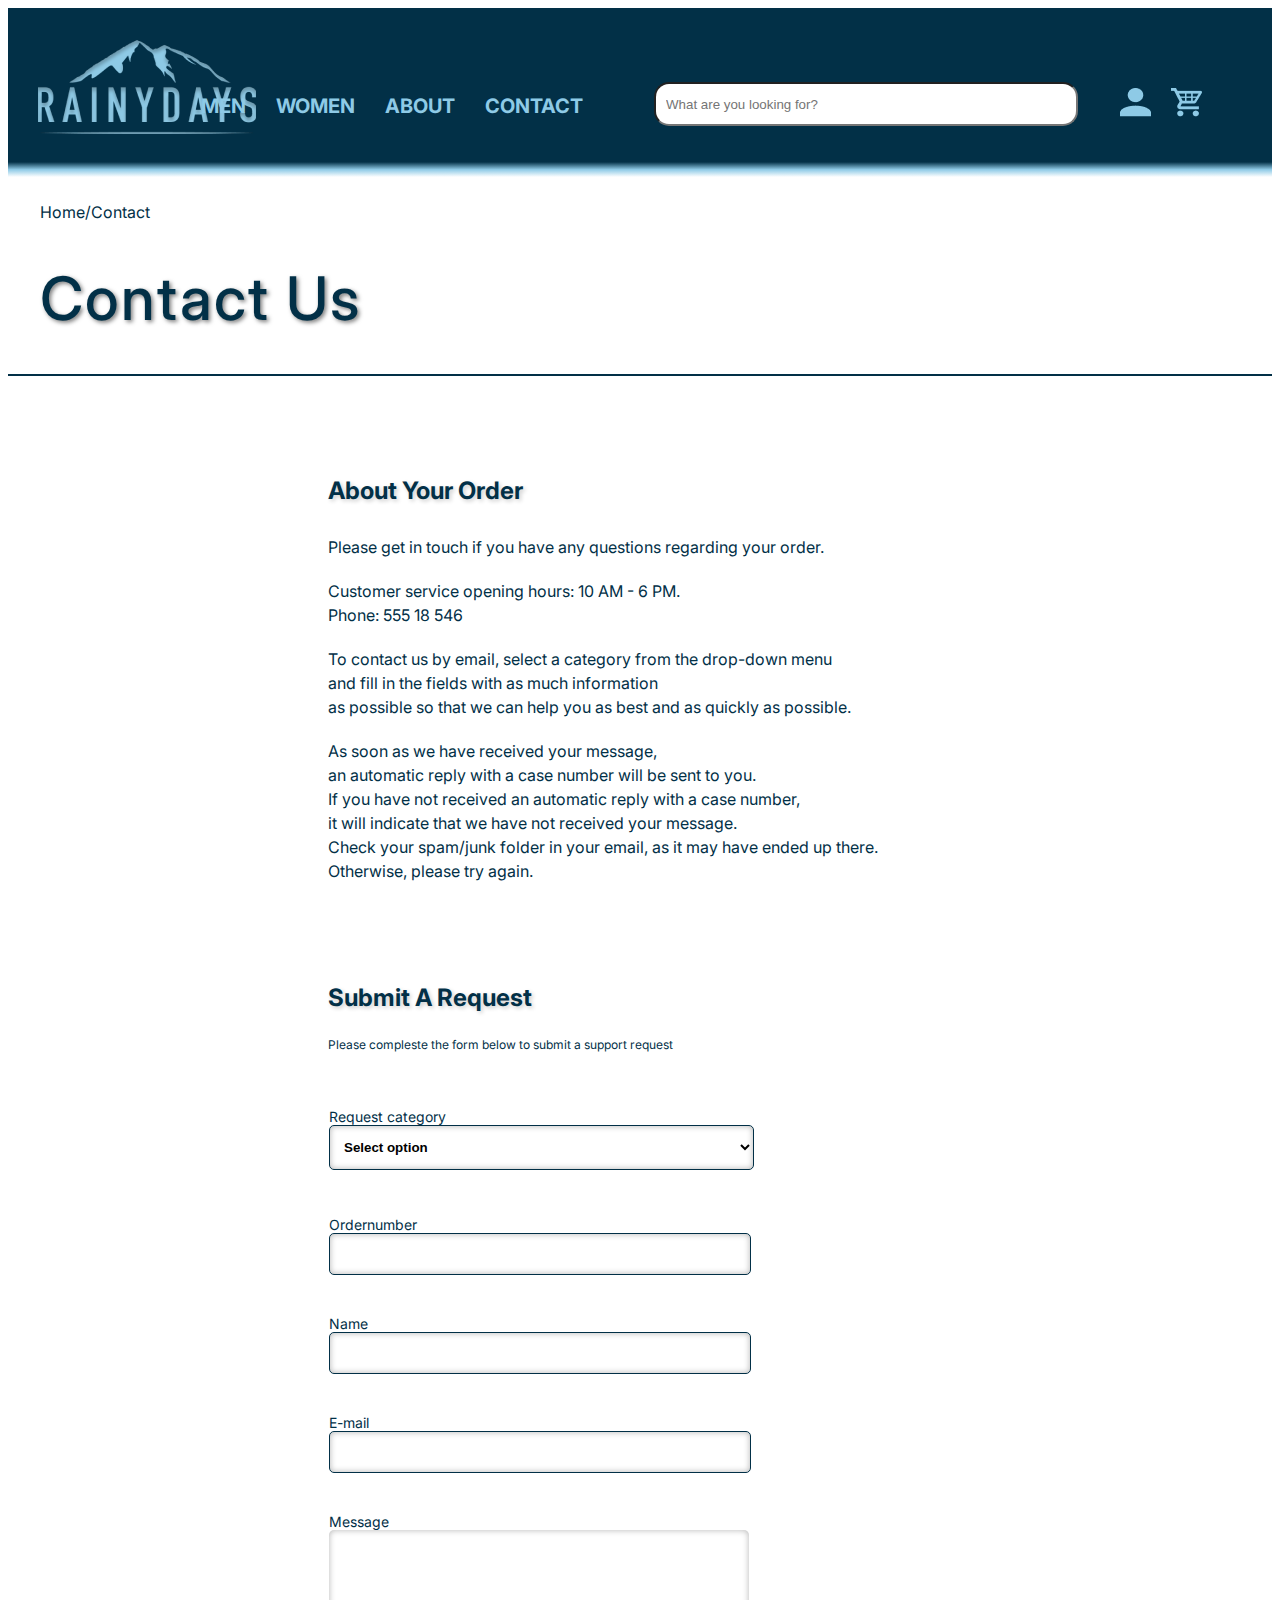
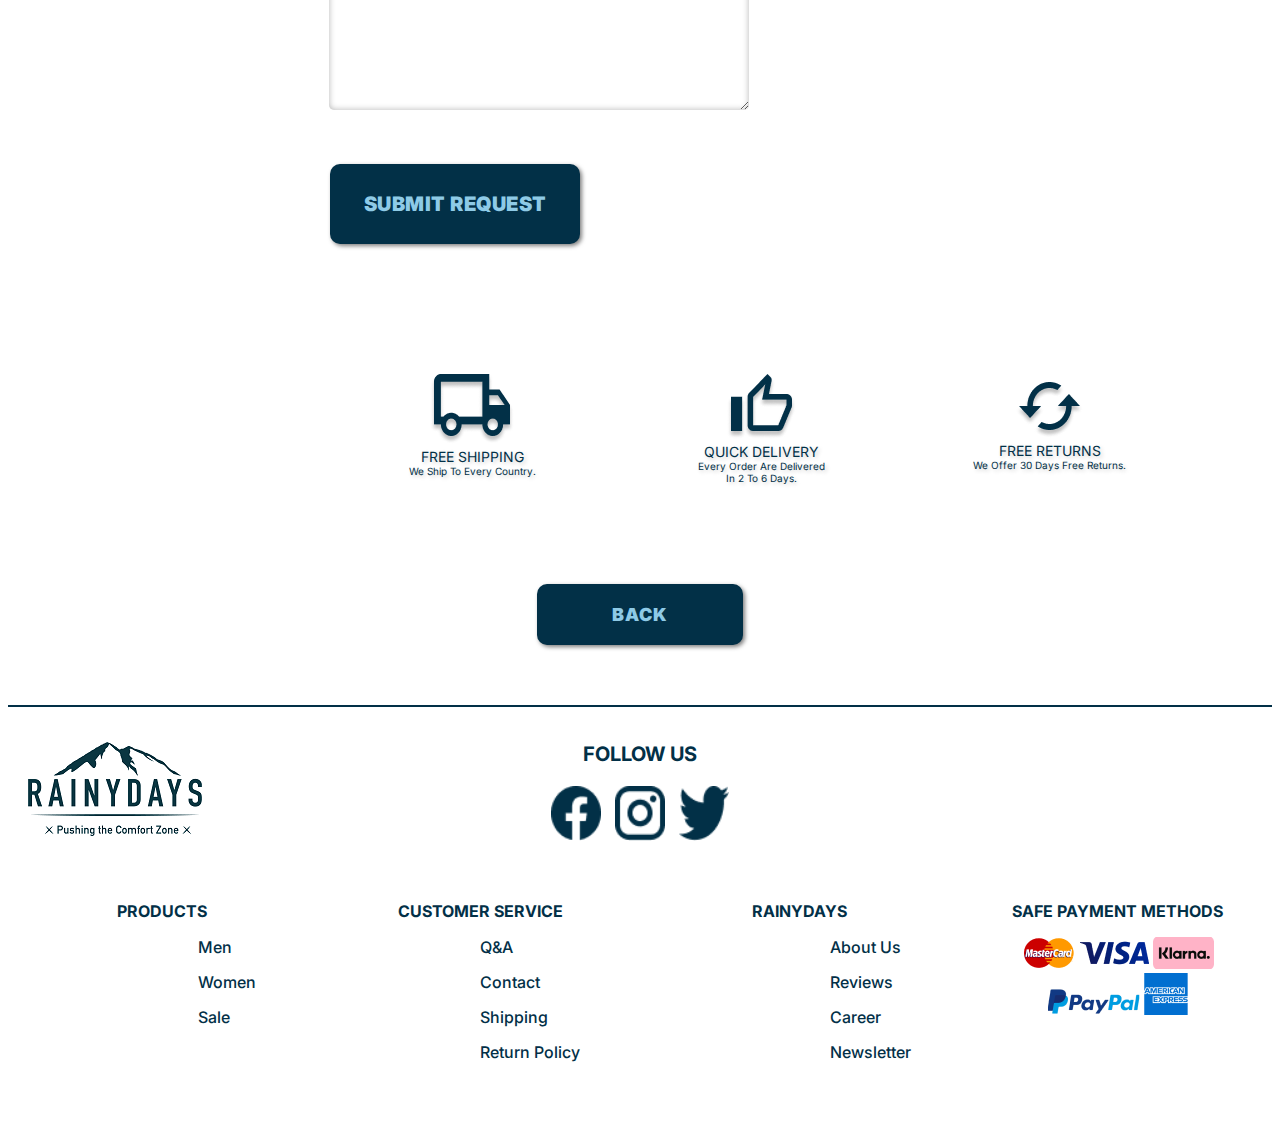
<file: contact.html>
<!DOCTYPE html>
<html lang="en">
<head>
  <meta charset="UTF-8">
  <meta name="viewport" content="width=device-width, initial-scale=1.0">
  <link rel="stylesheet" href="src/css/styles.css">
  <link rel="stylesheet" href="src/css/contact.css">
  <link rel="preconnect" href="https://fonts.googleapis.com">
  <link rel="preconnect" href="https://fonts.gstatic.com" crossorigin>
  <link href="https://fonts.googleapis.com/css2?family=Inter:wght@100..900&display=swap" rel="stylesheet">
  <link rel="apple-touch-icon" sizes="180x180" href="assets/images/favicon/apple-touch-icon.png">
  <link rel="icon" type="image/png" sizes="32x32" href="assets/images/favicon/favicon-32x32.png">
  <link rel="icon" type="image/png" sizes="16x16" href="assets/images/favicon/favicon-16x16.png">
  <link rel="manifest" href="/site.webmanifest">
  <title>Rainydays - Contact</title>
  <meta property="og:title" content="Rainydays - Contact Us">
  <meta property="og:url" content="https://www.raiydays.com/contact-us">
  <meta property="og:type" content="website">
  <meta property="og:image" content="assets/images/RainyDays_Logo1.png">
</head>

<body>
  <header>
    <div class="logo-container">
      <a class="logo" href="index.html">
         <img class="logo-image" src="assets/images/RainyDays_Logo1.png"alt="Rainydays logo">
      </a>
    </div>
    <nav>
       <ul>
         <li><a href="shop.html">men</a></li>
         <li><a href="shop.html">women</a></li>
         <li><a href="about.html">about</a></li>
         <li><a href="contact.html">contact</a></li>
      </ul> 
    </nav>
       <input class="search" type="text" placeholder="What are you looking for?">
       <div class="header-links">
           <a href="my-pages">
              <img src="assets/images/profile.png" alt="My pages">
           </a>
           <a href="cart.html">
              <img src="assets/images/cart.png" alt="Shopping cart">
           </a>      
        </div>
 </header>


  <main>
    <p class="page-links"><a href="index.html">Home</a>/Contact</p>
    <h1 class="title-text">Contact Us</h1>

    <div class="seperator-line"></div>

    <section class="about-container">
      <div class="about-text">
        <h2>About Your Order</h2>
        <h3>Please get in touch if you have any questions regarding your order.</h3>
        <h3>Customer service opening hours: 10 AM - 6 PM.<br>
            Phone: 555 18 546</h3>
        <h3>To contact us by email, select a category from the drop-down menu <br>and fill in the fields with as much information<br>
            as possible so that we can help you as best and as quickly as possible.</h3>

        <h3>As soon as we have received your message, <br> an automatic reply with a case number will be sent to you.<br>
          If you have not received an automatic reply with a case number, <br> it will indicate that we have not received your message.<br>
          Check your spam/junk folder in your email, as it may have ended up there. <br> Otherwise, please try again.</h3>
      </div>
    </section>


    <section class="form-container">
      <h5>Submit A Request</h5>
      <h4>Please compleste the form below to submit a support request</h4>
      <form action="success.html" method="get">
        <fieldset>
          <label for="category">Request category</label>
          <select name="category" id="category" class="category_input" required>
            <option value=""disabled selected>Select option</option>
            <option value="order">Order</option>
            <option value="return&refund">Return & refund</option>
            <option value="shipping">Shipping</option>
            <option value="payment">Payment</option>
            <option value="other">Other</option>
          </select>
        </fieldset>
        <fieldset>
          <label for="ordernumber">Ordernumber</label>
          <input type="text" name="ordernumber" id="ordernumber" class="form__input" required>
          <label for="name">Name</label>
          <input type="text" name="name" id="name" class="form__input" required>
          <label for="email">E-mail</label>
          <input type="email" name="email" id="email" class="form__input" required>
          <label for="message">Message</label>
          <textarea name="message" id="message" cols="30" rows="10"></textarea>
        </fieldset>
        <input type="submit" value="Submit Request">
      </form>
    </section>


    <section class="shipping-icons-container">

      <div class="shipping-icons-1">
        <img src="assets/images/truck.png" alt="Shipping truck">
        <p class="shipping-title">free shipping</p>
        <p class="shipping-text">we ship to every country.</p>
      </div>
      <div class="shipping-icons-2">
        <img src="assets/images/thumb-up.png" alt="Thumbs up">
        <p class="shipping-title">quick delivery</p>
        <p class="shipping-text">every order are delivered <br>
        in 2 to 6 days.</p>
      </div>
      <div class="shipping-icons-3">
        <img src="assets/images/return.png" alt="Return">
        <p class="shipping-title">free returns</p>
        <p class="shipping-text">we offer 30 days free returns.</p>
      </div>      
    </section>

    <div class="back-button-container">
      <a href="index.html"><button class="back-button">Back</button></a>
    </div>

  </main>


  <footer>
    <div class="footer-seperator-line"></div>
    <div class="footer-top">
      <div class="footer-logo">
        <img src="assets/images/rainydays_footer_logo.png" alt="Rainydays footer logo">
      </div>
      <div class="social-icons">
        <p>FOLLOW US</p>
        <img src="assets/images/facebook-logo.png" alt="Rainydays facebook">
        <img src="assets/images/instagram-logo.png" alt="Rainydays instagram">
        <img src="assets/images/twitter-logo.png" alt="Rainydays twitter">
      </div>
    </div>
    <div class="footer-bottom">
      <div class="products">
        <p>PRODUCTS</p>
        <a href="shop.html">Men</a>
        <a href="shop.html">Women</a>
        <a href="shop.html">Sale</a>
      </div>
      <div class="service">
        <p>CUSTOMER SERVICE</p>
        <a href="q&a.html">Q&A</a>
        <a href="contact.html">Contact</a>
        <a href="shipping.html">Shipping</a>
        <a href="return-policy.html">Return Policy</a>
      </div>
      <div class="rainydays">
        <p>RAINYDAYS</p>
        <a href="about.html">About Us</a>
        <a href="reviews.html">Reviews</a>
        <a href="career.html">Career</a>
        <a href="newsletter.html">Newsletter</a>
      </div>
      <div class="payment">
        <p>SAFE PAYMENT METHODS</p>
        <div class="image-container-1">
          <img src="assets/images/mastercard-logo.png" alt="Mastercard logo">
          <img src="assets/images/visa-logo.png" alt="Visa logo">
          <img src="assets/images/klarna-logo.png" alt="Klarna logo">
        </div>
        <div class="image-container-2">
          <img src="assets/images/pp-logo.png" alt="Paypal logo">
          <img src="assets/images/american-express-logo.png" alt="American express logo">
        </div>
     </div>
 </footer>
</body>
</html>
</file>
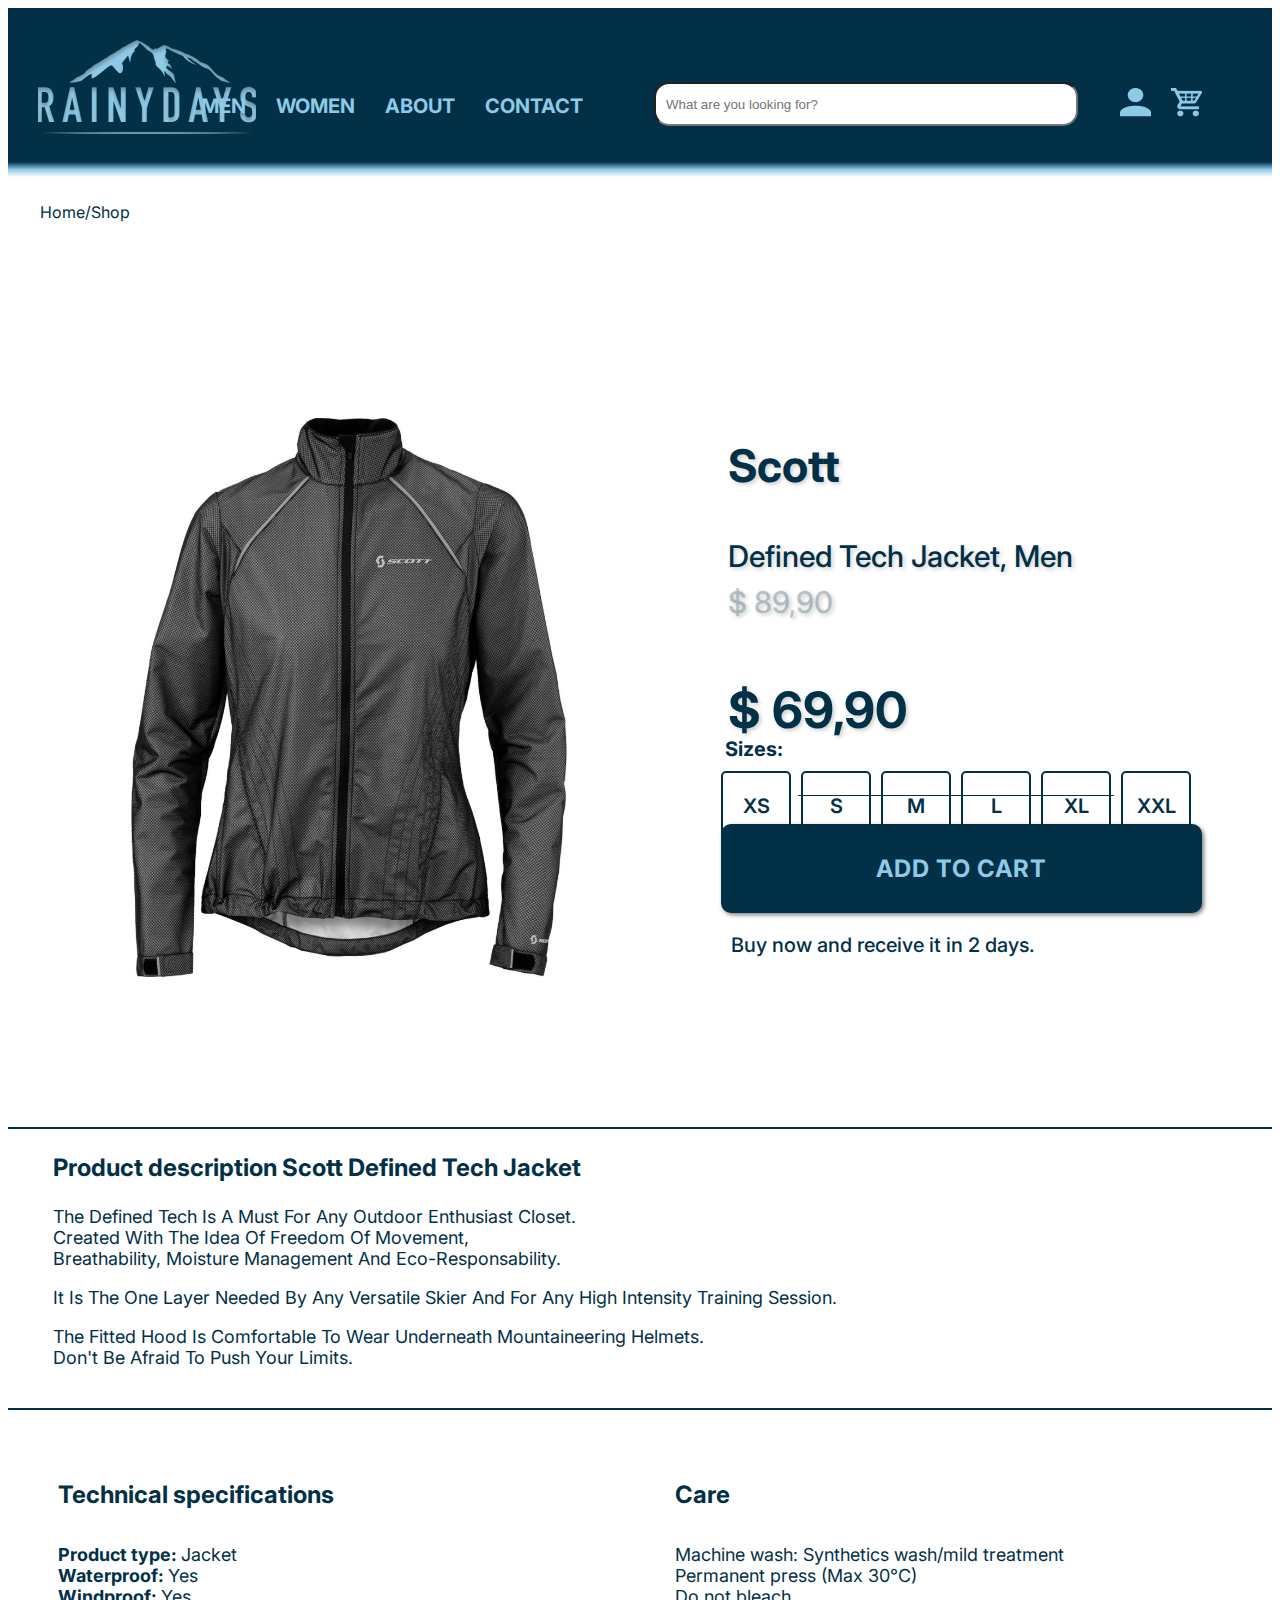
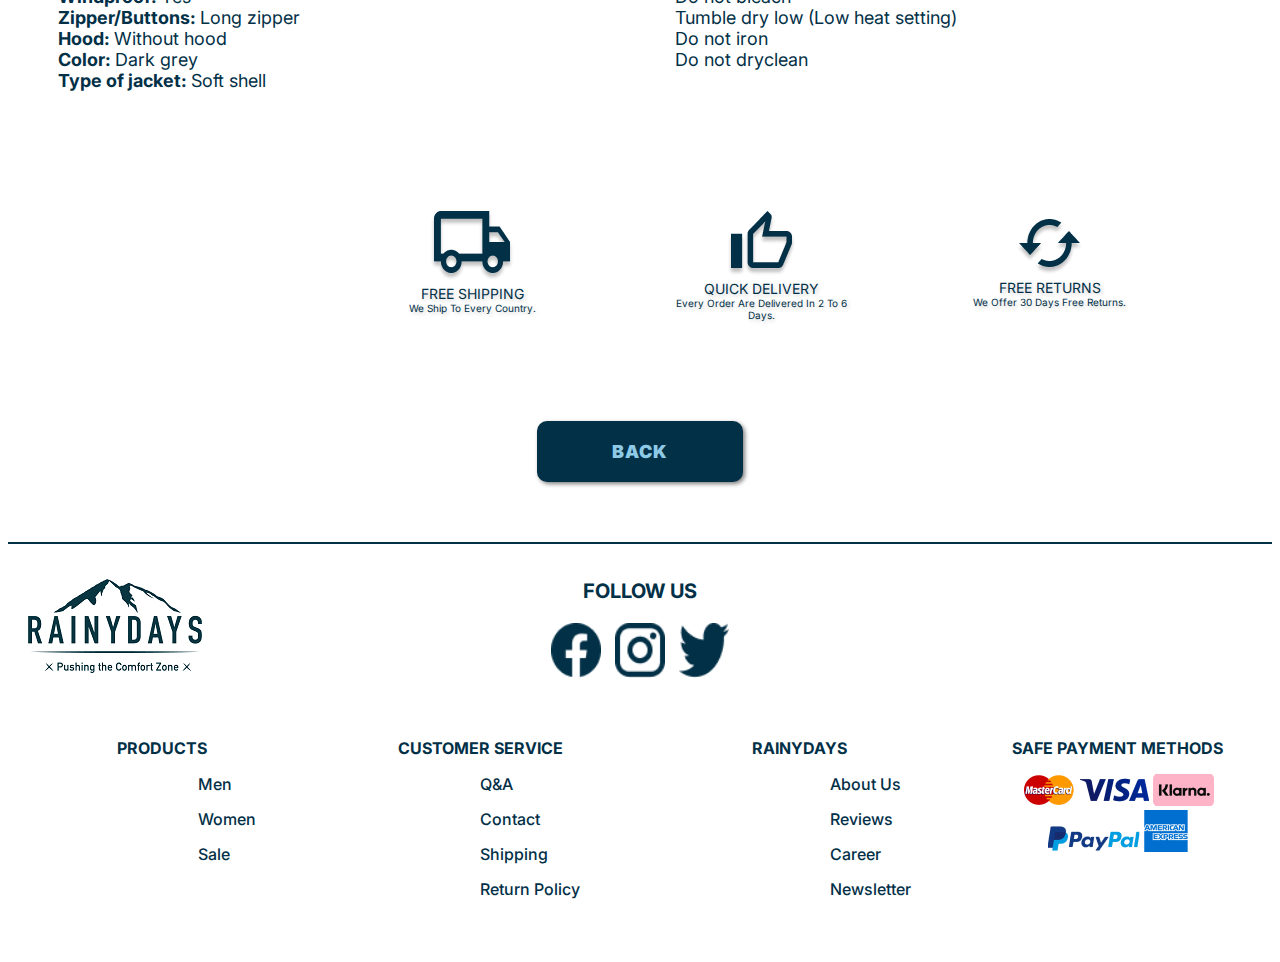
<file: product.html>
<!DOCTYPE html>
<html lang="en">
<head>
  <meta charset="UTF-8">
  <meta name="viewport" content="width=device-width, initial-scale=1.0">
  <link rel="stylesheet" href="src/css/styles.css">
  <link rel="stylesheet" href="src/css/product.css">
  <link rel="preconnect" href="https://fonts.googleapis.com">
  <link rel="preconnect" href="https://fonts.gstatic.com" crossorigin>
  <link href="https://fonts.googleapis.com/css2?family=Inter:wght@100..900&display=swap" rel="stylesheet">
  <link rel="apple-touch-icon" sizes="180x180" href="assets/images/favicon/apple-touch-icon.png">
  <link rel="icon" type="image/png" sizes="32x32" href="assets/images/favicon/favicon-32x32.png">
  <link rel="icon" type="image/png" sizes="16x16" href="assets/images/favicon/favicon-16x16.png">
  <link rel="manifest" href="/site.webmanifest">
  <title>Scott Defined Tech Jacket</title>
  <meta property="og:title" content="Rainydays - Scott-Defined-Tech-Jacket">
  <meta property="og:url" content="https://www.raiydays.com/scott-defined-tech-jacket">
  <meta property="og:type" content="website">
  <meta property="og:image" content="assets/images/RainyDays_Logo1.png">
</head>


<body>
  <header>
    <div class="logo-container">
      <a class="logo" href="index.html">
         <img class="logo-image" src="assets/images/RainyDays_Logo1.png"alt="Rainydays logo">
      </a>
    </div>
    <nav>
       <ul>
         <li><a href="shop.html">men</a></li>
         <li><a href="shop.html">women</a></li>
         <li><a href="about.html">about</a></li>
         <li><a href="contact.html">contact</a></li>
      </ul> 
    </nav>
       <input class="search" type="text" placeholder="What are you looking for?">
       <div class="header-links">
           <a href="my-pages">
              <img src="assets/images/profile.png" alt="My pages">
           </a>
           <a href="cart.html">
              <img src="assets/images/cart.png" alt="Shopping cart">
           </a>      
        </div>
  </header>

  <main>
    <p class="page-links"><a href="index.html">Home</a>/<a href="shop.html">Shop</a></p>

    <div class="container">
        <div class="image-container">
          <div class="image">
            <img src="assets/images/jackets/RainyDays_Jacket2.jpg" alt="Image of Scott defined tech jacket">
          </div>
        </div>
        <section class="info-container">
          <div class="info">
            <p class="product-brand">Scott</p>
            <p class="product-jacket">Defined Tech Jacket, Men</p>
            <p class="product-before-price">$ 89,90</p>
            <p class="product-price">$ 69,90</p>
          </div>
          <div class="product-seperator-line"></div>
          <div class="size-title"></div>
          <div class="sizes"> 
            <h1 class="size-title">Sizes:</h1>
            <div class="size-options">        
              <p>XS</p>
              <p>S</p>
              <p>M</p>
              <p>L</p>
              <p>XL</p>
              <p>XXL</p>
            </div> 
          </div>
          <div class="button">
            <a href="checkout.html"><button class="add-button">add to cart</button></a>
            <p>Buy now and receive it in 2 days.</p>
          </div>
        </section>
    </div>

    <div class="seperator-line"></div>

    <div class="product-description">
      <p class="title">Product description Scott Defined Tech Jacket</p>
      <p class="description">The defined tech is a must for any outdoor enthusiast closet. <br>
        Created with the idea of freedom of movement, <br> 
        breathability, moisture management and eco-responsability.</p>
      <p class="description">It is the one layer needed by any versatile skier and for any high intensity training session.</p>
      <p class="description">The fitted hood is comfortable to wear underneath mountaineering helmets. <br>
        Don't be afraid to push your limits.</p>
    </div>

    <div class="seperator-line"></div>
      
    <section class="technical-specifications">
        <div class="specifications">
          <h2>Technical specifications</h2>
          <p class="tech-text"><span class="bold-text">Product type: </span>Jacket</p>
          <p class="tech-text"><span class="bold-text">Waterproof: </span>Yes</p>
          <p class="tech-text"><span class="bold-text">Windproof: </span>Yes</p>
          <p class="tech-text"><span class="bold-text">Zipper/Buttons: </span>Long zipper</p>
          <p class="tech-text"><span class="bold-text">Hood: </span>Without hood</p>
          <p class="tech-text"><span class="bold-text">Color: </span>Dark grey</p>
          <p class="tech-text"><span class="bold-text">Type of jacket: </span>Soft shell</p>
        </div>
        <div class="care">
          <h2>Care</h2>
          <p class="tech-text">Machine wash: Synthetics wash/mild treatment</p>
          <p class="tech-text">Permanent press (Max 30°C)</p>
          <p class="tech-text">Do not bleach</p>
          <p class="tech-text">Tumble dry low (Low heat setting)</p>
          <p class="tech-text">Do not iron</p>
          <p class="tech-text">Do not dryclean</p>
        </div>
    </section>

    <section class="shipping-icons-container">

      <div class="shipping-icons-1">
        <img src="assets/images/truck.png" alt="Shipping truck">
        <p class="shipping-title">free shipping</p>
        <p class="shipping-text">we ship to every country.</p>
      </div>
      <div class="shipping-icons-2">
        <img src="assets/images/thumb-up.png" alt="Thumbs up">
        <p class="shipping-title">quick delivery</p>
        <p class="shipping-text">every order are delivered in 2 to 6 days.</p>
      </div>
      <div class="shipping-icons-3">
        <img src="assets/images/return.png" alt="Return">
        <p class="shipping-title">free returns</p>
        <p class="shipping-text">we offer 30 days free returns.</p>
      </div>      
    </section>

    <div class="back-button-container">
      <a href="index.html"><button class="back-button">Back</button></a>
    </div>

  </main>

  <footer>
    <div class="footer-seperator-line"></div>
    <div class="footer-top">
      <div class="footer-logo">
        <img src="assets/images/rainydays_footer_logo.png" alt="Rainydays footer logo">
      </div>
      <div class="social-icons">
        <p>FOLLOW US</p>
        <img src="assets/images/facebook-logo.png" alt="Rainydays facebook">
        <img src="assets/images/instagram-logo.png" alt="Rainydays instagram">
        <img src="assets/images/twitter-logo.png" alt="Rainydays twitter">
      </div>
    </div>
    <div class="footer-bottom">
      <div class="products">
        <p>PRODUCTS</p>
        <a href="shop.html">Men</a>
        <a href="shop.html">Women</a>
        <a href="shop.html">Sale</a>
      </div>
      <div class="service">
        <p>CUSTOMER SERVICE</p>
        <a href="q&a.html">Q&A</a>
        <a href="contact.html">Contact</a>
        <a href="shipping.html">Shipping</a>
        <a href="return-policy.html">Return Policy</a>
      </div>
      <div class="rainydays">
        <p>RAINYDAYS</p>
        <a href="about.html">About Us</a>
        <a href="reviews.html">Reviews</a>
        <a href="career.html">Career</a>
        <a href="newsletter.html">Newsletter</a>
      </div>
      <div class="payment">
        <p>SAFE PAYMENT METHODS</p>
        <div class="image-container-1">
          <img src="assets/images/mastercard-logo.png" alt="Mastercard logo">
          <img src="assets/images/visa-logo.png" alt="Visa logo">
          <img src="assets/images/klarna-logo.png" alt="Klarna logo">
        </div>
        <div class="image-container-2">
          <img src="assets/images/pp-logo.png" alt="Paypal logo">
          <img src="assets/images/american-express-logo.png" alt="American express logo">
        </div>
     </div>
 </footer>



</body>
</html>
</file>
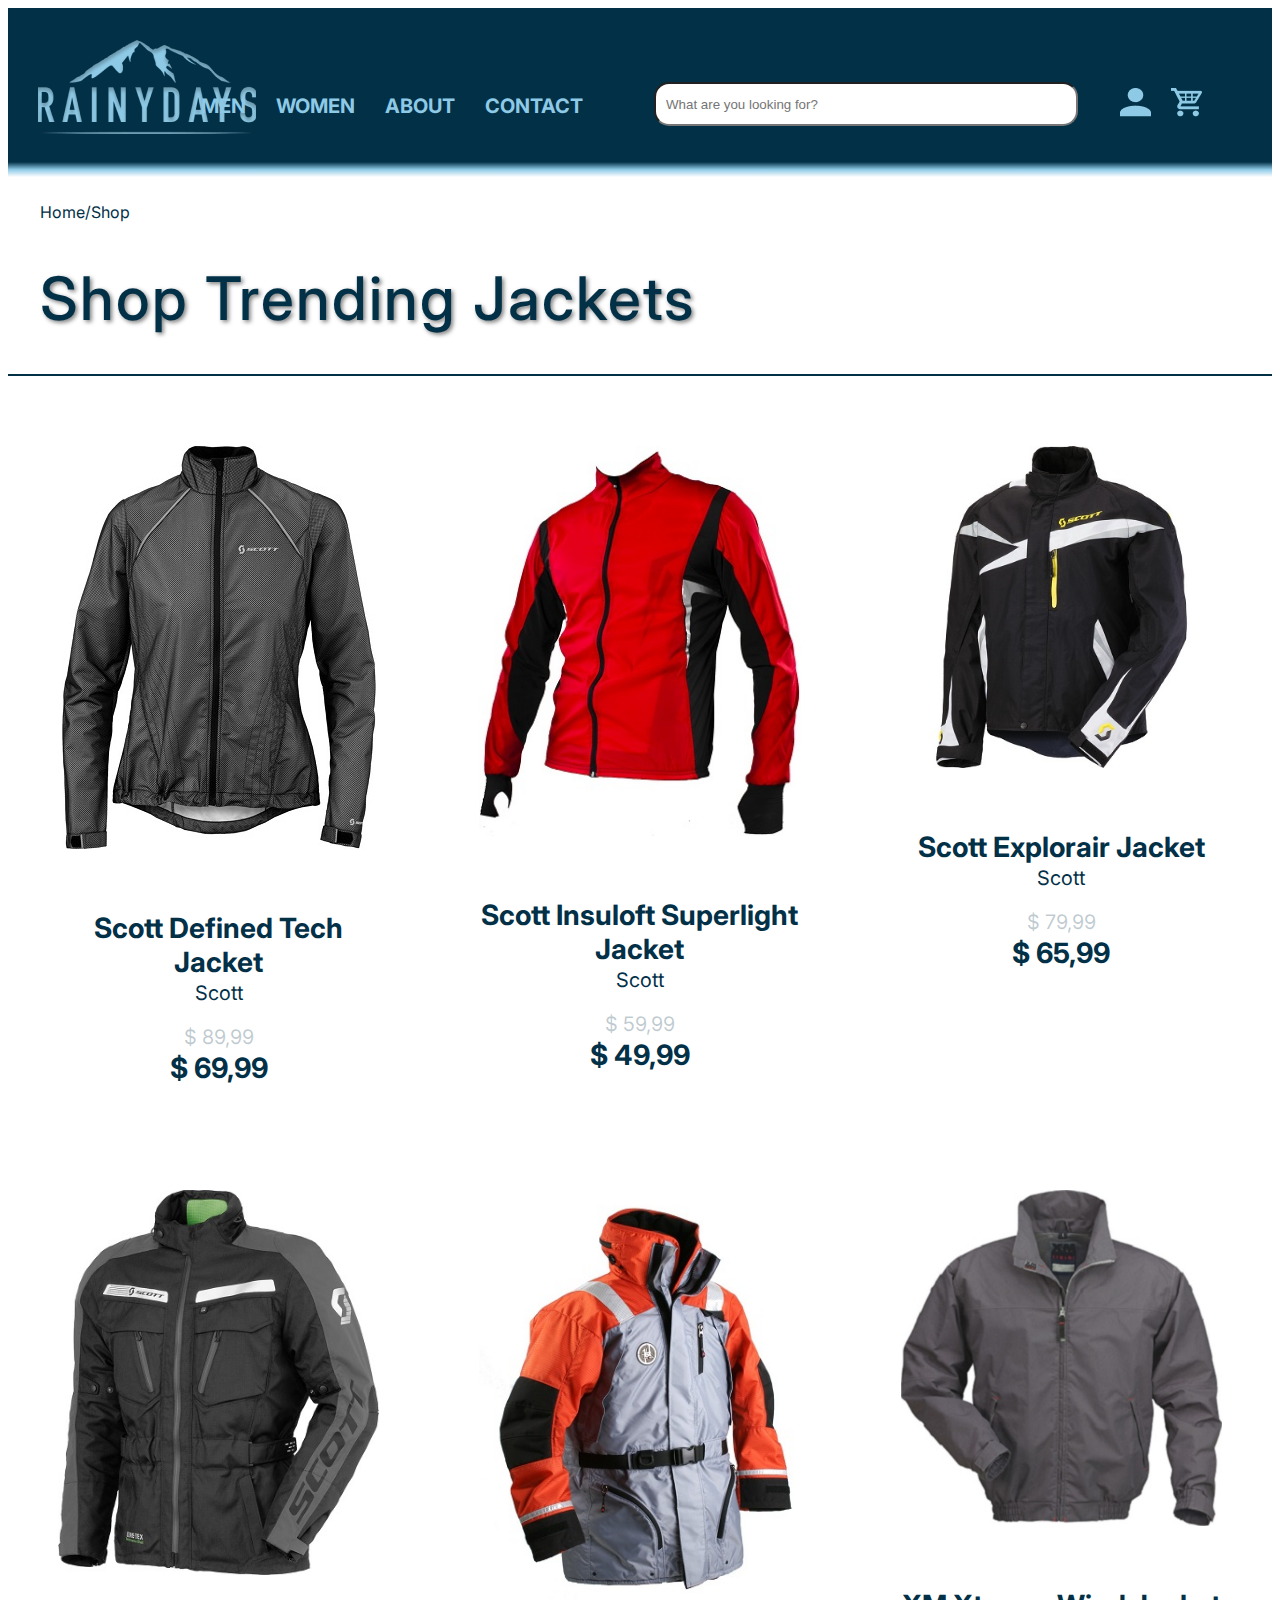
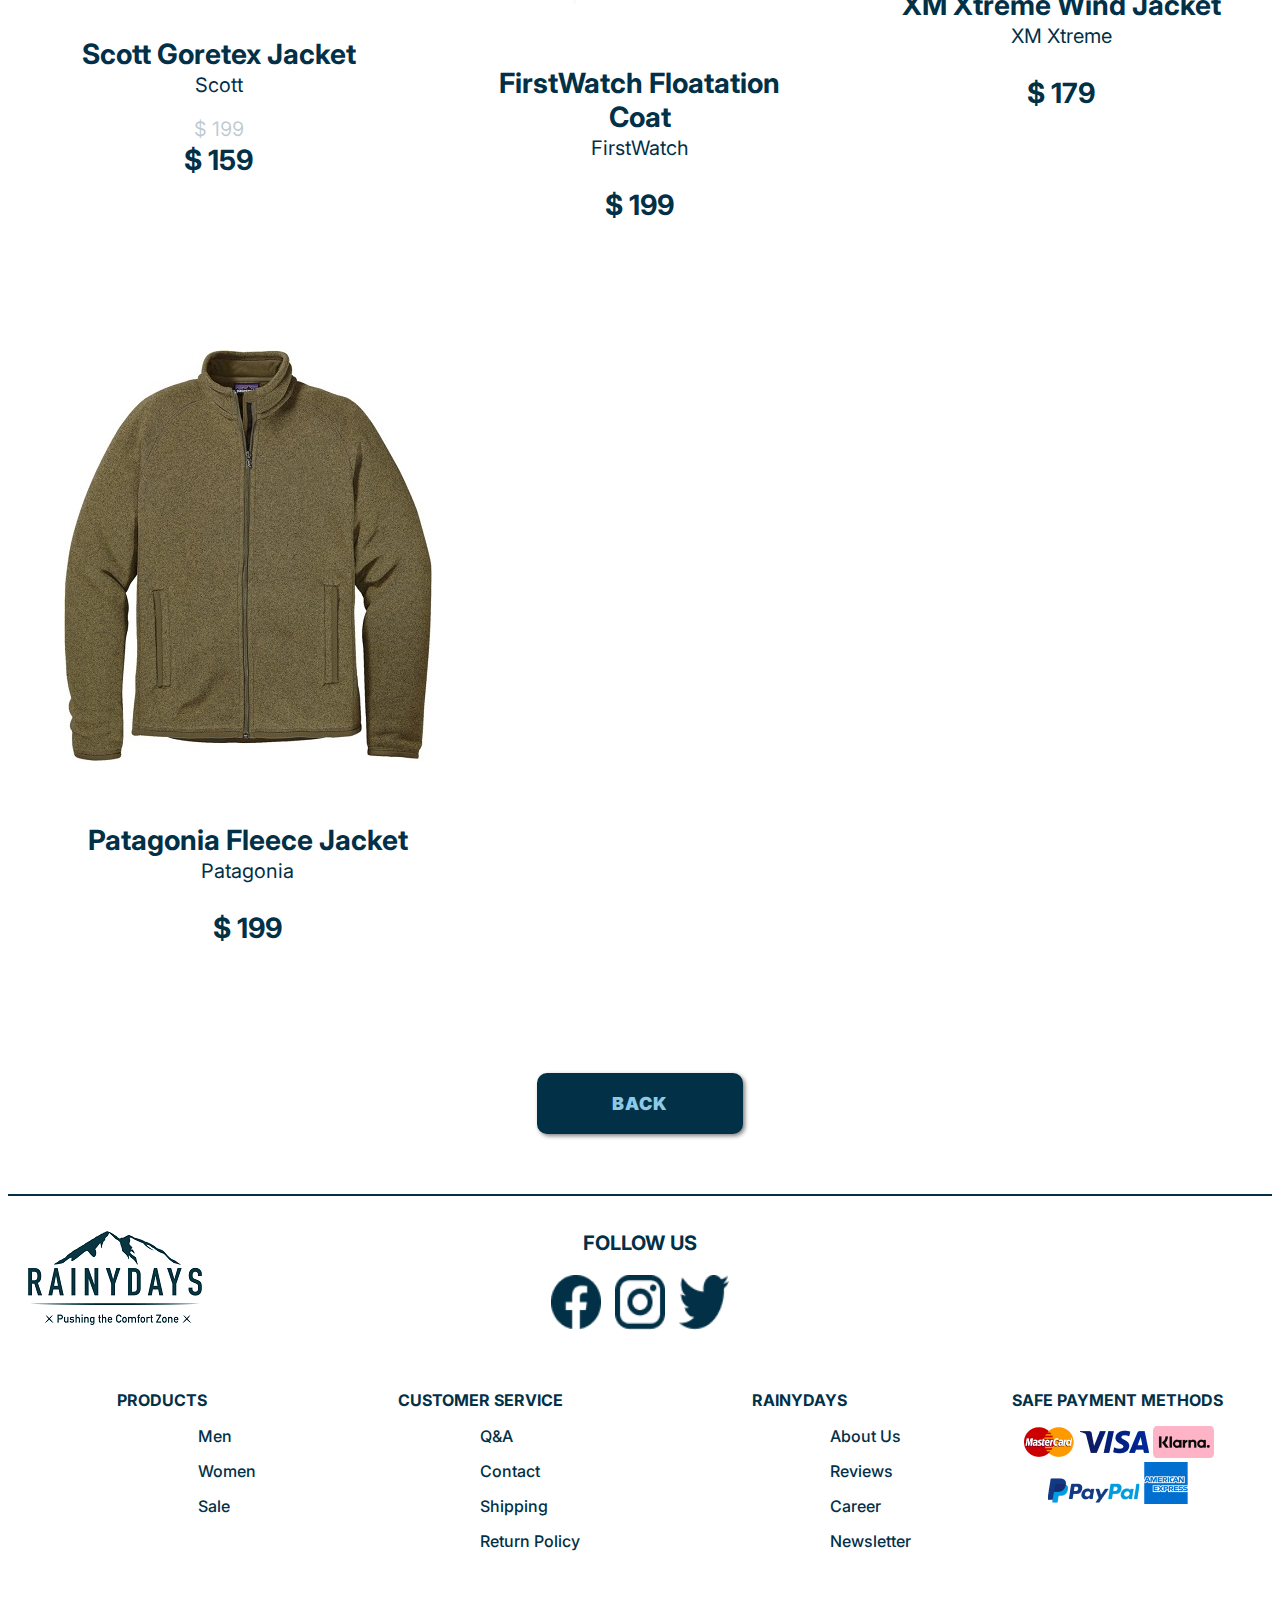
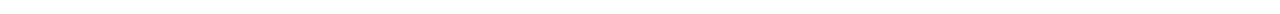
<file: shop.html>
<!DOCTYPE html>
<html lang="en">
<head>
  <meta charset="UTF-8">
  <meta name="viewport" content="width=device-width, initial-scale=1.0">
  <link rel="stylesheet" href="src/css/styles.css">
  <link rel="stylesheet" href="src/css/shop.css">
  <link rel="stylesheet" href="src/css/jackets.css">
  <link rel="preconnect" href="https://fonts.googleapis.com">
  <link rel="preconnect" href="https://fonts.gstatic.com" crossorigin>
  <link href="https://fonts.googleapis.com/css2?family=Inter:wght@100..900&display=swap" rel="stylesheet">
  <link rel="apple-touch-icon" sizes="180x180" href="assets/images/favicon/apple-touch-icon.png">
  <link rel="icon" type="image/png" sizes="32x32" href="assets/images/favicon/favicon-32x32.png">
  <link rel="icon" type="image/png" sizes="16x16" href="assets/images/favicon/favicon-16x16.png">
  <link rel="manifest" href="/site.webmanifest">
  <title>Rainydays - Shop</title>
  <meta property="og:title" content="Rainydays - Shop">
  <meta property="og:url" content="https://www.raiydays.com/shop">
  <meta property="og:type" content="website">
  <meta property="og:image" content="assets/images/RainyDays_Logo1.png">
</head>


<body>
  <header>
    <div class="logo-container">
      <a class="logo" href="index.html">
         <img class="logo-image" src="assets/images/RainyDays_Logo1.png"alt="Rainydays logo">
      </a>
    </div>
    <nav>
       <ul>
         <li><a href="shop.html">men</a></li>
         <li><a href="shop.html">women</a></li>
         <li><a href="about.html">about</a></li>
         <li><a href="contact.html">contact</a></li>
      </ul> 
    </nav>
       <input class="search" type="text" placeholder="What are you looking for?">
       <div class="header-links">
           <a href="my-pages">
              <img src="assets/images/profile.png" alt="My pages">
           </a>
           <a href="cart.html">
              <img src="assets/images/cart.png" alt="Shopping cart">
           </a>      
        </div>
 </header>


  <main>
    <p class="page-links"><a href="index.html">Home</a>/Shop</p>
    <h1 class="title-text">Shop Trending Jackets</h1>

    <div class="seperator-line"></div>

    <section class="jacket-row-1">
      <div class="jacket-1">
        <a href="product.html">
          <img src="assets/images/jackets/RainyDays_Jacket2-cropped.jpg" alt="Scott defined tech jacket">
        <p class="item">Scott Defined Tech Jacket</p>
        <p class="brand">Scott</p>
        <p class="before-price">$ 89,99</p>
        <p class="price">$ 69,99</p>
        </a>
      </div>

       <div class="jacket-2">
          <img src="assets/images/jackets/RainyDays_Jacket3-cropped.jpg" alt="Scott insuloft superlight jacket">
          <p class="item">Scott Insuloft Superlight Jacket</p>
          <p class="brand">Scott</p>
          <p class="before-price">$ 59,99</p>
          <p class="price">$ 49,99</p>
       </div>

       <div class="jacket-3">
          <img src="assets/images/jackets/RainyDays_Jacket4-cropped.jpg" alt="Scott explorair jacket">
          <p class="item">Scott Explorair Jacket</p>
          <p class="brand">Scott</p>
          <p class="before-price">$ 79,99</p>
          <p class="price">$ 65,99</p>
       </div>

    </section>

    <section class="jacket-row-2">
      <div class="jacket-4">
        <img src="assets/images/jackets/RainyDays_Jacket6-cropped.jpg" alt="Scott goretex jacket">
        <p class="item">Scott Goretex Jacket</p>
        <p class="brand">Scott</p>
        <p class="before-price">$ 199</p>
        <p class="price">$ 159</p>
      </div>

      <div class="jacket-5">
        <img src="assets/images/jackets/RainyDays_Jacket1-cropped.jpg" alt="of Firstwatch floatation coat">
        <p class="item">FirstWatch Floatation Coat</p>
        <p class="brand">FirstWatch</p>
        <p class="price-2">$ 199</p>
      </div>

      <div class="jacket-6">
        <img src="assets/images/jackets/RainyDays_Jacket5-cropped.jpg" alt="Xm xtreme wind jacket">
        <p class="item">XM Xtreme Wind Jacket</p>
        <p class="brand">XM Xtreme</p>
        <p class="price-2">$ 179</p>
      </div>

    </section>

    <section class="jacket-row-3">
      <div class="jacket-7">
        <img src="assets/images/jackets/RainyDays_Jacket7-cropped.jpg" alt="Patagonia fleece jacket">
        <p class="item">Patagonia Fleece Jacket</p>
        <p class="brand">Patagonia</p>
        <p class="price-2">$ 199</p>
      </div>


    </section>

    <div class="back-button-container">
      <a href="index.html"><button class="back-button">Back</button></a>
    </div>


  </main>


  <footer>
    <div class="footer-seperator-line"></div>
    <div class="footer-top">
      <div class="footer-logo">
        <img src="assets/images/rainydays_footer_logo.png" alt="Rainydays footer logo">
      </div>
      <div class="social-icons">
        <p>FOLLOW US</p>
        <img src="assets/images/facebook-logo.png" alt="Rainydays facebook">
        <img src="assets/images/instagram-logo.png" alt="Rainydays instagram">
        <img src="assets/images/twitter-logo.png" alt="Rainydays twitter">
      </div>
    </div>
    <div class="footer-bottom">
      <div class="products">
        <p>PRODUCTS</p>
        <a href="shop.html">Men</a>
        <a href="shop.html">Women</a>
        <a href="shop.html">Sale</a>
      </div>
      <div class="service">
        <p>CUSTOMER SERVICE</p>
        <a href="q&a.html">Q&A</a>
        <a href="contact.html">Contact</a>
        <a href="shipping.html">Shipping</a>
        <a href="return-policy.html">Return Policy</a>
      </div>
      <div class="rainydays">
        <p>RAINYDAYS</p>
        <a href="about.html">About Us</a>
        <a href="reviews.html">Reviews</a>
        <a href="career.html">Career</a>
        <a href="newsletter.html">Newsletter</a>
      </div>
      <div class="payment">
        <p>SAFE PAYMENT METHODS</p>
        <div class="image-container-1">
          <img src="assets/images/mastercard-logo.png" alt="Mastercard logo">
          <img src="assets/images/visa-logo.png" alt="Visa logo">
          <img src="assets/images/klarna-logo.png" alt="Klarna logo">
        </div>
        <div class="image-container-2">
          <img src="assets/images/pp-logo.png" alt="Paypal logo">
          <img src="assets/images/american-express-logo.png" alt="American express logo">
        </div>
     </div>
 </footer>
</body>
</html>
</file>
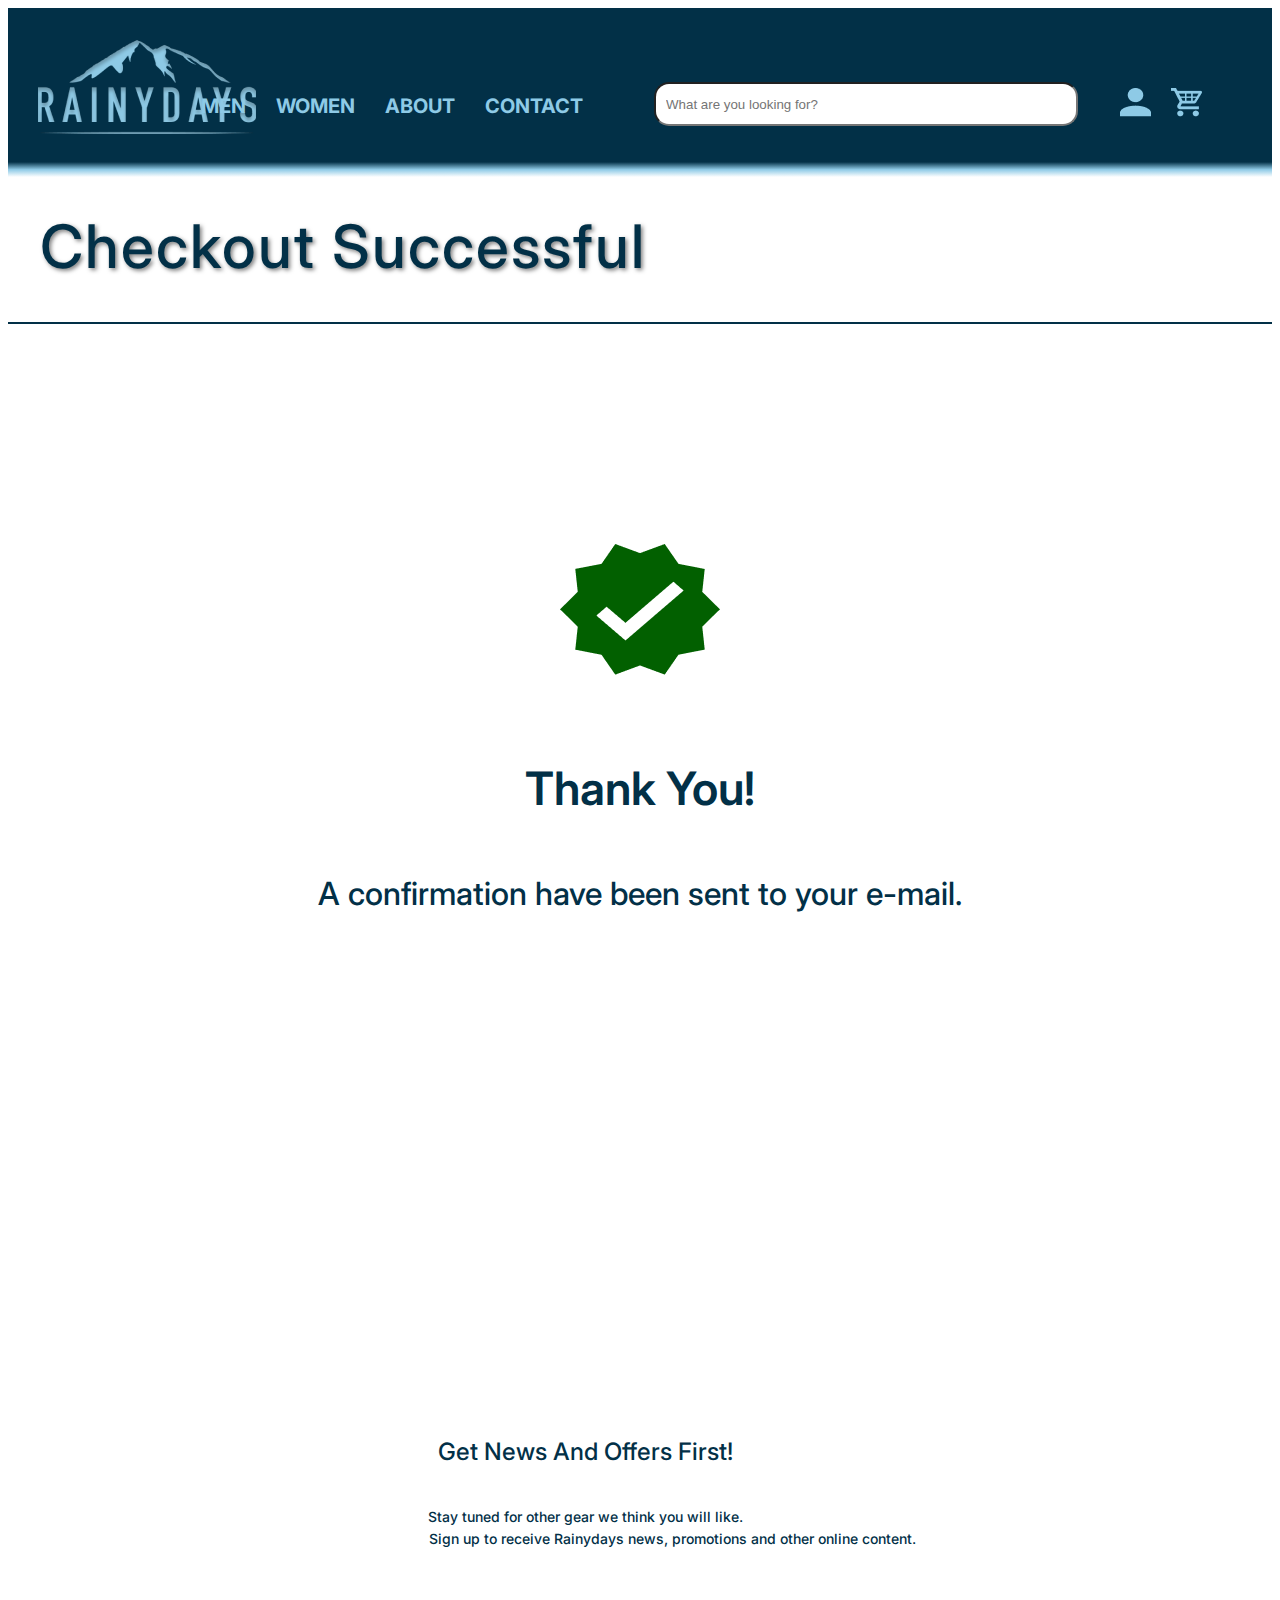
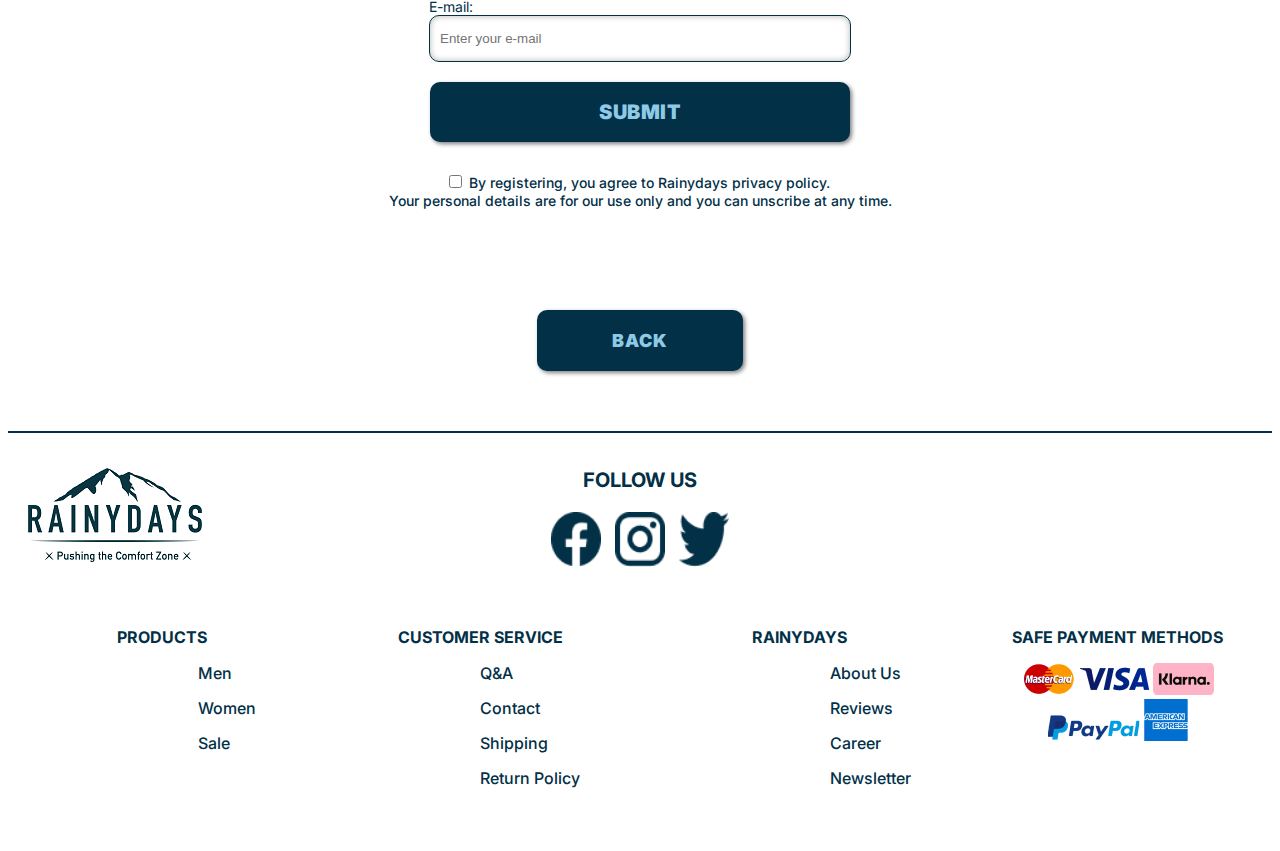
<file: success.html>
<!DOCTYPE html>
<html lang="en">
<head>
  <meta charset="UTF-8">
  <meta name="viewport" content="width=device-width, initial-scale=1.0">
  <link rel="stylesheet" href="src/css/styles.css">
  <link rel="stylesheet" href="src/css/success.css">
  <link rel="preconnect" href="https://fonts.googleapis.com">
  <link rel="preconnect" href="https://fonts.gstatic.com" crossorigin>
  <link href="https://fonts.googleapis.com/css2?family=Inter:wght@100..900&display=swap" rel="stylesheet">
  <link rel="apple-touch-icon" sizes="180x180" href="assets/images/favicon/apple-touch-icon.png">
  <link rel="icon" type="image/png" sizes="32x32" href="assets/images/favicon/favicon-32x32.png">
  <link rel="icon" type="image/png" sizes="16x16" href="assets/images/favicon/favicon-16x16.png">
  <link rel="manifest" href="/site.webmanifest">
  <title>Rainydays</title>
  <meta property="og:title" content="Rainydays - Checkout Succcess">
  <meta property="og:url" content="https://www.raiydays.com/checkout-success">
  <meta property="og:type" content="website">
  <meta property="og:image" content="assets/images/RainyDays_Logo1.png">
</head>


<body>
  <header>
    <div class="logo-container">
      <a class="logo" href="index.html">
         <img class="logo-image" src="assets/images/RainyDays_Logo1.png"alt="Rainydays logo">
      </a>
    </div>
    <nav>
       <ul>
         <li><a href="shop.html">men</a></li>
         <li><a href="shop.html">women</a></li>
         <li><a href="about.html">about</a></li>
         <li><a href="contact.html">contact</a></li>
      </ul> 
    </nav>
       <input class="search" type="text" placeholder="What are you looking for?">
       <div class="header-links">
           <a href="my-pages">
              <img src="assets/images/profile.png" alt="My pages">
           </a>
           <a href="cart.html">
              <img src="assets/images/cart.png" alt="Shopping cart">
           </a>      
        </div>
 </header>


  <main>
    <h1 class="title-text">Checkout Successful</h1>

    <div class="seperator-line"></div>

    <section class="thank-you-container">
       <div class="check-image">
           <img src="assets/images/check-sign.png" alt="Check sign">
       </div>
       <div class="thank-you-text">
        <h1>Thank You!</h1>
        <h2>A confirmation have been sent to your e-mail.</h2>
       </div>
    </section>

    <section class="subscribe-container">
        <h3>Get News And Offers First!</h3>
        <h4>Stay tuned for other gear we think you will like.</h4>
        <h5>Sign up to receive Rainydays news, promotions and other online content.</h5>
        <form action="e-mail-subscriptions">
          <fieldset>
            <label for="email">E-mail:</label>
            <input type="email" id="email" name="email" class="form__input" placeholder="Enter your e-mail">
          </fieldset>
          <input type="submit" value="Submit">
        </form>
        <div class="checkbox-container">
          <input type="checkbox" id="checkbox" name="checkbox" required>
          <label for="checkbox">By registering, you agree to Rainydays privacy policy. <br> Your personal details are for our use only and you can unscribe at any time.</label> 

      </div>
    </section>

    <div class="back-button-container">
      <a href="index.html"><button class="back-button">Back</button></a>
    </div>


 </main>


 <footer>
  <div class="footer-seperator-line"></div>
  <div class="footer-top">
    <div class="footer-logo">
      <img src="assets/images/rainydays_footer_logo.png" alt="Rainydays footer logo">
    </div>
    <div class="social-icons">
      <p>FOLLOW US</p>
      <img src="assets/images/facebook-logo.png" alt="Rainydays facebook">
      <img src="assets/images/instagram-logo.png" alt="Rainydays instagram">
      <img src="assets/images/twitter-logo.png" alt="Rainydays twitter">
    </div>
  </div>
  <div class="footer-bottom">
    <div class="products">
      <p>PRODUCTS</p>
      <a href="shop.html">Men</a>
      <a href="shop.html">Women</a>
      <a href="shop.html">Sale</a>
    </div>
    <div class="service">
      <p>CUSTOMER SERVICE</p>
      <a href="q&a.html">Q&A</a>
      <a href="contact.html">Contact</a>
      <a href="shipping.html">Shipping</a>
      <a href="return-policy.html">Return Policy</a>
    </div>
    <div class="rainydays">
      <p>RAINYDAYS</p>
      <a href="about.html">About Us</a>
      <a href="reviews.html">Reviews</a>
      <a href="career.html">Career</a>
      <a href="newsletter.html">Newsletter</a>
    </div>
    <div class="payment">
      <p>SAFE PAYMENT METHODS</p>
      <div class="image-container-1">
        <img src="assets/images/mastercard-logo.png" alt="Mastercard logo">
        <img src="assets/images/visa-logo.png" alt="Visa logo">
        <img src="assets/images/klarna-logo.png" alt="Klarna logo">
      </div>
      <div class="image-container-2">
        <img src="assets/images/pp-logo.png" alt="Paypal logo">
        <img src="assets/images/american-express-logo.png" alt="American express logo">
      </div>
   </div>
</footer>
</body>
</html>
</file>
<file: src/css/styles.css>
/*----------------------------Header-------------------------------*/

header {
    display: flex;
    justify-content: space-between;
    align-items: center;
    font-family: 'Inter', sans-serif;
    background-color: #023047;
    padding: 20px 30px;
    position: relative;
}

.header-links {
    display: flex;
    gap: 20px;
    margin-right: 40px;
    margin-top: 30px;
}

.logo-container {
    width: 100px;
    height: auto;
}

nav {
   align-items: center 
}

nav a {
  text-transform: uppercase;
  color: #8ECAE6;
  text-decoration: none;
  font-weight: bold;
  padding: 1rem;
  font-size: 20px;
  margin-right: 0.5rem;
}

nav ul {
    display: flex;
    list-style-type: none;
    margin-top: 50px;
    padding: 10px;
}

.search {
    display: flex;
    width: 100%;
    max-width: 400px;
    margin-top: 30px;
    height: 20px;
    padding: 10px;
    border-radius: 15px;
}

/*-----------------------------------------------------------------*/

/*----------------------------Psuedo-------------------------------*/

nav ul li a {
    color: #8ECAE6;
    text-decoration: none;
    padding: 5px 10px;
    display: inline-block;
    border: 1px solid transparent;
}

nav ul li a:hover {
    color: #ffffff;
    border: 1px solid #FB8500;
    background-color: #FB8500;
    border-radius: 10px;
}

nav a:visited {
    color: #8ECAE6;
}

header::after {
    content:"";
    position: absolute;
    bottom: -7px;
    left: 0;
    width: 100%;
    height: 15px;
    background-image: linear-gradient(to bottom, transparent, #8ECAE6, transparent);
}

footer::before {
    content: "";
    position: absolute;
    top: 0;
    left: 0;
    width: 100%;
    height: 1px;
    background-color: 023047;
}

/*-----------------------------------------------------------------*/

/*----------------------------Footer-------------------------------*/

.footer-seperator-line{
    width: 100%;
    height: 2px;
    background-color: #023047;
    top: 0;
    z-index: 1;
}

.footer-top {
    display: grid;
    grid-template-columns: [first] 40px [line2] 50px [line3] auto [col4-start] 50px [five] 40px [end];
    justify-content: space-between;
    padding: 20px;
}

.footer-logo {
    grid-column: 1;
    margin-top: 15px;
}

.social-icons {
    grid-column: 3;
    justify-content: center;
    margin-top: -5px;
}

.social-icons p {
    font-size: 20px;
    font-family: 'Inter', sans-serif;
    color: #023047;
    font-weight: bold;
    text-align: center;
}


.social-icons img {
    width: 50px;
    height: auto;
    margin: 0 5px;
}

.footer-bottom {
    display: grid;
    grid-template-columns: repeat(4, 1fr);
    grid-gap: 10px
}

.products {
    grid-column: 1;
}

.service {
    grid-column: 2;
}

.raiyndays {
    grid-column: 3;
}

.payment {
    grid-column: 4;
}

.products,
.service,
.rainydays,
.payment {
    text-align: center;
    font-size: 16px;
    font-weight: bold;
    color: #023047;
    font-family: 'Inter', sans-serif;
    display: flex;
    flex-direction: column;
    margin: 20px 0 40px;
}


.products a,
.service a,
.rainydays a {
    font-size: 16px;
    font-weight: 500;
    color: #023047;
    font-family: 'Inter', sans-serif;
    text-decoration: none;
    margin-bottom: 15px;
    display: block;
    text-align: left;

}

.products a {
    padding-left: 190px;
}

.service a {
    padding-left: 153px;
}

.rainydays a{
    padding-left: 185px;
}




/*-----------------------------------------------------------------*/



/*----------------------------Text---------------------------------*/

h1.title-text {
    font-size: 60px;
    color: #023047;
    font-family: 'Inter', sans-serif;
    margin-left: 2rem;
    text-shadow: 2px 2px 4px rgba(0, 0, 0, 0.5);
    letter-spacing: 2px;
    font-weight: 500;
}

h2.section-title {
    font-size: 50px;
    color: #023047;
    font-family: 'Inter', sans-serif;
    text-align: center;
    text-shadow: 2px 2px 4px rgba(0, 0, 0, 0.5);
    letter-spacing: 2px;
}

.seperator-line {
    width: 100%;
    height: 2px;
    background-color: #023047;
    margin: 20px 0;
}

/*-----------------------Shipping--------------------------*/

.shipping-icons-container {
    display: flex;
    justify-items: center;
    margin-left: 320px;
    margin-top: 70px;
}

.shipping-icons-1,
.shipping-icons-2,
.shipping-icons-3 {
    text-align: center;
    width: 20%;
    padding: 50px;
}

.shipping-icons-1 img,
.shipping-icons-2 img,
.shipping-icons-3 img {
    max-width: 100%;
    height: auto;
}

.shipping-icons-3 {
    margin-top: 8px;
}

.shipping-title,
.shipping-text {
    font-family: 'Inter', sans-serif;
    color: #023047;
    margin: 0;
    text-shadow: 2px 2px 4px rgba(0, 0, 0, 0.2);
}

.shipping-title {
    font-size: 14px;
    text-transform: uppercase;
}

.shipping-text {
    font-size: 10px;
    text-transform: capitalize;
}

/*---------------------------------------------------------*/

.back-button-container {
    text-align: center;
    margin-top: 50px;
    margin-bottom: 60px;
}

.back-button {
    display: inline-block;
    border: none;
    padding: 20px 75px;
    margin: 0 auto;
    border-radius: 10px;
    color: #8ECAE6;
    background-color: #023047;
    font-family: 'Inter', sans-serif;
    font-size: 18px;
    font-weight: 900;
    text-transform: uppercase;
    letter-spacing: 1px;
    text-decoration: none;
    cursor: pointer;
    box-shadow: 2px 2px 4px rgba(0, 0, 0, 0.5);  
}

.back-button:visited {
    color: #023047;
}

.back-button:hover {
    background-color: #FB8500;
    color: #ffffff;
}

@media screen and (max-width: 600px) {

    header {
       padding: 10px 20px; 
    }

    .logo-image {
        width: 80px;
    }

    nav {
        display: none;
    }

    .search {
        width: 50%;
        margin-top: 20px;
        margin-bottom: 20px;
    }

    .header-links {
        margin-right: 20px;
        margin-top: 10px;
    }

    footer {
        padding: 10px 20px;
    }

    .footer-logo img {
        width: 80px;
    }

    .social-icons img {
        width: 30px;
    }

    h1.title-text {
        font-size: 25px;
    }

    h2.section-title {
        font-size: 30px;
        margin-top: 20px;
    }

    .footer-bottom {
        grid-template-columns: repeat(2,1fr);

    }

    .products,
    .service,
    .rainydays,
    .payment {
        font-size: 12px;
        padding: 20px;
    }

    .products a,
    .service a,
    .rainydays a {
        font-size: 10px;
        text-align: center;
    }

    .products a {
        margin-left: -190px;
    }

    .service a {
        margin-left: -150px;
    }

    .rainydays a {
        margin-left: -180px;
    }

    .image-container-1 img,
    .image-container-2 img {
        width: 50%;
    }
 
    .shipping-icons-container {
        flex-direction: row;
        align-items: center;
        margin-left: auto;
        margin-right: auto;
        margin-top: 50px;
    }

    .shipping-icons-1,
    .shipping-icons-2,
    .shipping-icons-3 {
        width: 50%;
    }

    .back-button-container {
        margin-top: 50px;
        text-align: center;
    }

    .back-button {
        padding: 15px 50px;
    }
}
</file>
<file: src/css/index.css>
/*----------------------------Title-------------------------------*/

.title-container {
    display: flex;
    overflow: hidden;
    position: relative;
    flex-direction: column;
    align-items: center;
}

.title-image-container {
    position: relative;
    max-width: 100%;
}

.title-image-container img {
    width: 100vw;
    height: auto;
    display: flex;
    filter: contrast(50%);
}

.overlay-text {
    position: absolute;
    color: #8ECAE6;
    font-family: 'Inter', sans-serif;
}

.top-text {
    position: absolute;
    top: 20px;
    left: 50%;
    transform: translateX(-50%);
    text-align: center;
    text-transform: uppercase;
    font-size: 75px;
    font-weight: 500;
    white-space: nowrap;
    text-shadow: 2px 2px 4px rgba(0, 0, 0, 0.5);
}

.left-text {
    position: absolute;
    text-align: left;
    top: 40%;
    left: 50px;
    bottom: 50%;
    transform: translateY(-50%);
    font-size: 25px;
    letter-spacing: 3.5px;
    line-height: 2;
    white-space: nowrap;
}

.left-text p {
    margin: 0;
}

.bold-text {
    font-weight: 900;
}

.discover-button {
    position: absolute;
    bottom: 200px;
    right: 150px;
    background-color: #023047;
    color: #8ECAE6;
    padding: 35px 60px;
    text-transform: uppercase;
    font-size: 24px;
    font-family: 'Inter', sans-serif;
    font-weight: 900;
    border: none;
    border-radius: 10px;
    text-decoration: none;
    letter-spacing: 1px;
    box-shadow: 2px 2px 4px rgba(0, 0, 0, 0.5);  
}

.discover-button:hover {
    background-color: #FB8500;
    color: #ffffff;
}

/*-----------------------------------------------------------------*/


/*--------------------------Category--------------------------------*/

.category-container {
    display: flex;
    justify-content: space-between;
}

.men-category,
.women-category {
    flex: 1;
    margin-right: 10px;
    position: relative;
}

.men-category img,
.women-category img {
    width: 100%;
    height: auto;
}

.men-category-button,
.women-category-button {
    position: absolute;
    left: 50px;
    bottom: 40px;
    padding: 10px 45px;
    margin-top: -5px;
    background-color: #023047;
    color: #8ECAE6;
    border: none;
    border-radius: 10px;
    font-size: 20px;
    text-transform: uppercase;
    font-weight: bold;
    cursor: pointer;
    box-shadow: 2px 2px 4px rgba(0, 0, 0, 2);  
}

.men-category-button:hover,
.women-category-button:hover {
    background-color: #FB8500;
    color: #ffffff;
}

/*-----------------------------------------------------------------*/


/*----------------------------Banner-------------------------------*/

.banner-container {
    text-align: center;
    background-color: #023047;
    padding-top: 0.5px;
    margin-top: 50px;
}

.banner-text {
    font-size: 65px;
    color: #FFB703;
    text-transform: uppercase;
    font-family: 'Inter', sans-serif;
    margin-bottom: 30px;
}

.banner-button {
    background-color: #FFB703;
    color: #023047;
    border: 2px solid #FB8500;
    padding: 15px 150px;
    margin-bottom: 20px;
    font-size: 20px;
    font-family: 'Inter', sans-serif;
    text-transform: uppercase;
    font-weight: 800;
    border-radius: 10px;
    margin-bottom: 20px;
    cursor: pointer;
}

.banner-button:hover {
    background-color: #FB8500;
}

/*-----------------------------------------------------------------*/

/*----------------------------Media--------------------------------*/

@media screen and (max-width: 600px) {
    .title-container {
        height:auto
    }

    .title-image-container {
        width: 100%;
        height: auto;
    }

    .overlay-text {
        font-size: 18px;
        padding: 10px;
    }

    .top-text {
        font-size: 30px;
        margin-bottom: 10px;
    }

    .left-text {
        font-size: 12px;
        left: 20px;
        right: 20px;
        text-align: center;
        top: 35%;
    }

    .discover-button {
        bottom: 20px;
        right: 20px;
        padding: 15px 20px;
        font-size: 16px;
    }

    .category-container {
        flex-direction: column;
        align-items: center;
    }

    .men-category,
    .women-category {
        width: 100%;
        margin-bottom: 10px;
    }

    .men-category img,
    .women-category img {
        width: 100%;
    }

    .men-category-button,
    .women-category-button {
        bottom: 10px;
        left: 50%;
        transform: translateX(-50%);
        font-size: 18px;
    }

    .banner-text {
        font-size: 30px;
    }

    .banner-button {
        padding: 15px 50px;
        font-size: 16px;
    }


}
</file>
<file: src/css/jackets.css>
/*----------------------------Trending-items-----------------------*/

.trending-jacket-1 a {
    text-decoration: none;
}

.trending-jacket-1 a:visited {
    color: #023047;
}

.trending-jackets-container,
.recommended-item-container {
   display: flex;
   justify-content: space-between; 
}

.trending-jacket-1,
.trending-jacket-2,
.trending-jacket-3,
.recommended-item-1,
.recommended-item-2,
.recommended-item-3 {
    text-align: center;
    width: 30%;
    padding: 50px;
}

.trending-jacket-1 img,
.trending-jacket-2 img,
.trending-jacket-3 img {
    max-width: 100%;
    height: auto;
    margin-bottom: 30px;
}

.item {
    font-size: 28px;
    color: #023047;
    font-weight: bold;
    font-family: 'Inter', sans-serif;
    margin-bottom: 2px;
}

.brand {
    font-size: 20px;
    color: #023047;
    font-family: 'Inter', sans-serif;
    margin-top: 0px;
    margin-bottom: 5px;
}

.before-price {
    font-size: 20px;
    color: #33586b50;
    font-family: 'Inter', sans-serif;
    margin-bottom: 2px;
}

.price {
    font-size: 28px;
    color: #023047;
    font-weight: bold;
    font-family: 'Inter', sans-serif;
    margin-top: 2px;
    margin-bottom: 5px;
}

.price-2 {
    font-size: 28px;
    color: #023047;
    font-weight: bold;
    font-family: 'Inter', sans-serif;
}

@media screen and (max-width: 600px) {

    .trending-jackets-container {
        display: flex;
        flex-direction: column;
        align-items: center;
    }

    .trending-jacket-1,
    .trending-jacket-2,
    .trending-jacket-3 {
        width: 80%;
        margin-bottom: 20px;
    }

    .recommended-item-container {
        display: flex;
        flex-direction: column;
        align-items: center;
      }

      .recommended-item-1,
      .recommended-item-2,
      .recommended-item-3 {
        width: 100%;
        margin-bottom: 20px;
        text-align: center;
    }

}
</file>
<file: src/css/about.css>
/*----------------------------Title----------------------------*/

.title-container {
    display: flex;
    overflow: hidden;
    position: relative;
    flex-direction: column;
    align-items: center;
}

.image-container {
    position: relative;
    max-width: 100%;
}

.image-container img {
    display: flex;
    width: 100vw;
    height: auto;
    filter: contrast(50%);
}

.overlay-text {
    position: absolute;
    color: #ffffff;
    font-family: 'Inter', sans-serif;
    top: 15rem;
    left: 60%;
    text-align: center;
    font-size: 75px;
    font-weight: bold;
    letter-spacing: 2px;
}

/*-------------------------------------------------------------*/

/*---------------------------Content---------------------------*/

.container {
    display: flex;
}

.welcome-container,
.center-container,
.bottom-container {
    width: 50%;
    display: flex;
    flex-direction: column;
}

.welcome-text,
.commitment-text,
.customer-service-text {
    background-color: #023047;
    text-align: center;
    padding: 20px;
    flex: 1;
}

.quality-text,
.adventure-text,
.join-us-text {
    background-color: #219EBC;
    text-align: center;
    padding: 20px;
    flex: 1;
    margin-bottom: -6px;
}

.top-image-container,
.center-image-container,
.bottom-image-container {
    width: 50%;
    display: flex;
    align-items: center;
    margin-bottom: -10px;
}

.image-top img,
.image-middle img,
.image-bottom img {
    width: 132.2%;
    height: auto;
}


/*-------------------------------------------------------------*/

/*-----------------------------Text----------------------------*/

.title-light {
    color: #ffffff;
}

.title-dark {
    color: #023047;
}

.title-light,
.title-dark {
    font-family: 'Inter', sans-serif;
    font-size: 28px;
    padding: 40px 20px;
    flex: 1;
    margin-bottom: -6px;
} 

.content-light {
    color: #ffffff;
}

.content-dark {
    color: #023047;
}

.content-light,
.content-dark {
    font-size: 24px;
    font-family: 'Inter', sans-serif;
    font-weight: 500;
    letter-spacing: 0.5px;
    display: flex;
    flex-direction: column;
    align-items: center;
    justify-content: center;
    margin-top: 20px;
}

@media screen and (max-width: 600px) {
    .container {
        flex-direction: column;
    }
    
    .title-container {
        align-items: center;
    }
    
    .image-container img {
        width: 100%;
        height: auto;
    }
    
    .overlay-text {
        left: 50%;
        transform: translateX(-50%);
        font-size: 24px;
        top: 30%;
    }
    
    .welcome-container,
    .center-container,
    .bottom-container {
        width: 100%;
    }
    
    .welcome-text,
    .commitment-text,
    .customer-service-text,
    .quality-text,
    .adventure-text,
    .join-us-text {
        padding: 20px;
    }
    
    .top-image-container,
    .center-image-container,
    .bottom-image-container {
        width: 100%;
    }
    
    .image-top img,
    .image-bottom img {
        width: 100%;
    }

    .image-middle img {
        display: none;
    }
    
    .title-light,
    .title-dark {
        font-size: 20px;
        padding: 20px;
    }
    
    .content-light,
    .content-dark {
        font-size: 16px;
        margin-top: 10px;
    }
}
</file>
<file: src/css/checkout.css>
.page-links {
    padding-left: 2rem;
}

.page-links,
.page-links a {
    font-size: 16px;
    color: #023047;
    text-decoration: none;
    font-family: 'Inter', sans-serif;
    padding-top: 1rem;

}


/*------------------------------Forms------------------------------*/


.product-container {
    display: flex;
    border: 2px solid #023047;
    padding: 100px 50px;
    margin: 50px 100px;
}

.product-image,
.product-text,
.product-price,
.product-amount,
.total-price
.trashcan {
    flex: 1 1 100%;
    padding: 10px;
}

.product-text {
    display: flex;
    flex-direction: column;
    align-items: flex-start;
}

.sub {
    font-size: 30px;
    font-family: 'Inter', sans-serif;
    color: #023047;
    font-weight: 700;
    margin-top: 40px;
}

.amount {
    font-size: 24px;
    font-family: 'Inter', sans-serif;
    font-weight: 500;
    color: #023047;
    padding: 10px;
    margin-bottom: 150px;
}

.jacket-price {
    font-size: 30px;
    font-family: 'Inter', sans-serif;
    color: #023047;
    font-weight: 700;
}


.product-amount {
    display: flex;
    align-items: center;
}

.image1,
.image2 {
    margin-right: 10px;
    margin-left: 10px;
    margin-bottom: 125px;
}   

.product-image img {
    width: 50%;
    margin-left: 20px;
}

.total-price,
.trashcan {
    flex-basis: 50%;
}

.total-price {
    padding-right: 5px;
}

.trashcan {
    padding-left: 5px;
    margin-top: 44px;
}

.product-text p {
    font-size: 20px;
    color: #023047;
    font-family: 'Inter', sans-serif;
    margin-top: 5px;
    margin-bottom: 5px;
}


.product-container h2 {
    margin: 0;
    font-size: 28px;
    font-family: 'Inter', sans-serif;
    font-weight: bold;
    color: #023047;
}

.container {
    display: flex;
    padding: 100px;
    gap: 100px;
}

.left-container,
.right-container {
    width: 50%;
    display: flex;
    flex-direction: column;
    border: 2px solid #023047;
    padding: 35px;
}


.title {
    font-size: 45px;
    font-family: 'Inter', sans-serif;
    color: #023047;
    text-align: left;
    padding: 20px;
    margin-top: 15px;
    margin-bottom: 0;
}

.delivery-info,
.shipping-info,
.options,
.payment {
    display: flex;
    flex-direction: column;
    justify-content: center;
}

.direction {
    font-size: 16px;
    font-family: 'Inter', sans-serif;
    font-weight: 500;
    margin-left: 25px;
    padding-bottom: 20px;
    margin-top: 0;
    color: #023047;
}

.account {
    font-size: 14px;
    font-family: 'Inter', sans-serif;
    font-weight: 400;
    margin-left: 25px;
    padding-bottom: 20px;
    margin-top: 0;
    color: #023047;
}

form {
    align-items: center;
}

.information-form {
    display: flex;
    flex-direction: column;
    border: none;
}

.form__input {
    width: 400px;
    height: 20px;
    padding: 10px;
    border: 1px solid #023047;
    border-radius: 5px;
    box-shadow: inset 0 0 6px rgba(0, 0, 0, 0.1);
    margin: 10px 10px;
}

.information-form label{
    font-size: 14px;
    font-family: 'Inter', sans-serif;
    color: #023047;
    padding-top: 5px;
    margin-left: 10px;
    margin-bottom: -10px;
}

.delivery-form {
    border: none;
}

.options {
    display: flex;
    flex-direction: column;
    align-items: flex-start;
}

.option {
    display: flex;
    margin-bottom: 10px;
}

.options label {
    cursor: pointer;
    font-size: 18px;
    font-family: 'Inter', sans-serif;
    color: #023047;
    font-weight: bold;
    padding: 5px 20px;

}

.options input[type=radio] {
    margin-right: 10px;
}

input[type=radio] {
    transform: scale(2);
}

.summary {
    display: flex;
    flex-direction: column;
    align-items: center;
    text-align: center;
}

.summary-item {
    display: flex;
    justify-content: space-between;
    width: 100%;
    padding: 0 20px;
    margin-bottom: 50px
}

.summary-item h2 {
    margin: 0;
    font-size: 28px;
    font-family: 'Inter', sans-serif;
    color: #023047;
}

.pay-button {
    border: none;
    border-radius: 10px;
    padding: 30px 155px;
    color: #8ECAE6;
    background-color: #023047;
    font-family: 'Inter', sans-serif;
    font-size: 24px;
    font-weight: bold;
    letter-spacing: 1px;
    text-decoration: none;
    cursor: pointer;
    box-shadow: 2px 2px 4px rgba(0, 0, 0, 0.5);
    margin-top: 200px;  
}

.payment-form {
    display: flex;
    flex-direction: column;
    border: none;
}

.pay-option {
    display: flex;
    align-items: center;
    margin-bottom: 10px;
}

.pay-option label {
    cursor: pointer;
    font-size: 18px;
    font-family: 'Inter', sans-serif;
    color: #023047;
    font-weight: bold;
}

.pay-option input[type=radio] {
    margin-right: 20px;
}

.images {
    margin-left: auto;
}

@media screen and (max-width: 600px) {
    .container {
        flex-direction: column;
        padding: 20px;
    }

    .tag-container {
        display: none;
    }

    .left-container,
    .right-container {
        width: 100%;
        border: none;
        padding: 20px 10px;
    }

    .product-container {
        flex-direction: column;
        padding: 20px;
        border: none;
    }

    .product-image img {
        width: 100%;
        margin-left: 0;
        margin-bottom: 20px;
    }

    .product-price {
        margin: -20px 0;
    }

    .product-amount {
        margin-left: -15px;
    }

    .total-price {
        margin-top: -150px;
        margin-left: 10px;
    }

    .product-text {
        margin-bottom: 20px;
        text-align: center;
    }

    .trashcan {
        margin-bottom: 20px;
    }

    .checkout-tags p,
    .product-text h2,
    .product-container p,
    .form__input,
    .options label,
    .summary-item h2,
    .pay-button {
        font-size: 14px;
    }

    .title {
        text-align: center;
        font-size: 24px;
        padding: 10px;
        margin-top: 10px;
    }

}
</file>
<file: src/css/contact.css>
/*--------------------------Text---------------------------*/

.page-links {
    padding-left: 2rem;
}

.page-links,
.page-links a {
    font-size: 16px;
    color: #023047;
    text-decoration: none;
    font-family: 'Inter', sans-serif;
    padding-top: 1rem;
}

h2 {
    font-size: 24px;
    color: #023047;
    font-family: 'Inter', sans-serif;
    text-align: left;
    margin: 30px auto;
    margin-top: 100px;
    width: 625px;
    white-space: nowrap;
    text-shadow: 2px 2px 4px rgba(0, 0, 0, 0.2);
}

h3 {
    font-size: 16px;
    color: #023047;
    font-family: 'Inter', sans-serif;
    line-height: 1.5;
    text-align: left;
    margin: 20px auto;
    width: 625px; 
    white-space: nowrap;
    font-weight: 400;   
}

h4 {
    font-size: 12px;
    color: #023047;
    font-family: 'Inter', sans-serif;
    text-align: left;
    margin: 50px auto;
    margin-top: 5px;
    width: 625px;
    white-space: nowrap;
    font-weight: 400;
}

h5 {    
    font-size: 24px;
    color: #023047;
    font-family: 'Inter', sans-serif;
    text-align: left;
    margin: 5px auto;
    margin-top: 100px;
    padding-bottom: 20px;
    width: 625px;
    white-space: nowrap;
    text-shadow: 2px 2px 4px rgba(0, 0, 0, 0.2);
}

.select {
    color: #023047;
    font-family: 'Inter', sans-serif;
    font-weight: 600;
}

option {
    color: #023047;
    font-family: 'Inter', sans-serif;
    font-weight: 600;
    background-color: #ffffff;
}

/*---------------------------------------------------------*/

/*--------------------------Form---------------------------*/

.form-container {
    text-align: left;
    margin: auto;
    width: 650px;
}

form {
    align-items: center;
}

fieldset {
    margin-bottom: 20px;
    display: block;
    border: none;
}

label{
    display: block;
    font-size: 14px;
    font-family: 'Inter', sans-serif;
    color: #023047;
    margin-bottom: -10px;
}

.category_input {
    width: 425px;
    margin: 10px auto;
    padding: 10px;
    height: 45px;
    margin-bottom: 10px;
    border: 1px solid #023047;
    border-radius: 5px;
    box-shadow: inset 0 0 6px rgba(0, 0, 0, 0.3);
    background-color: #ffffff;
    font-weight: 600;
}

.form__input {
    width: 400px;
    margin: 10px auto;
    padding: 10px;
    height: 20px;
    margin-bottom: 40px;
    border: 1px solid #023047;
    border-radius: 5px;
    box-shadow: inset 0 0 6px rgba(0, 0, 0, 0.3);
    background-color: #ffffff;
    font-weight: 600;
}

textarea {
    width: 400px;
    margin: 10px auto;
    padding: 10px;
    height: 160px;
    border: none;
    border-radius: 5px;
    box-shadow: inset 0 0 6px rgba(0, 0, 0, 0.3)
}

input[type="submit"] {
    width: 250px;
    margin: 10px auto;
    margin-left: 15px;
    padding: 10px;
    height: 80px;
    border: none;
    border-radius: 10px;
    background-color: #023047;
    color: #8ECAE6;
    font-size: 20px;
    font-weight: 900;
    font-family: 'Inter', sans-serif;
    text-transform: uppercase;
    letter-spacing: 0.5px;
    cursor: pointer;
    transition: background-color 0.3s ease;
    box-shadow: 2px 2px 4px rgba(0, 0, 0, 0.5);  
}

input[type="submit"]:hover {
    background-color: #FB8500;
    color: #ffffff;
}

/*---------------------------------------------------------*/

@media screen and (max-width: 600px) {

    .page-links {
        padding-left: 2rem;
        font-size: 14px;
    }
    
    .page-links a {
        color: #023047;
        text-decoration: none;
    }
    
    .title-text {
        font-size: 24px;
        margin-top: 20px;
    }
    
    .seperator-line {
        margin: 20px 0;
        border-top: 1px solid #023047;
    }
    
    .about-container {
        text-align: center;
    }
    
    .about-text {
        width: 100%; 
        margin: auto;
        text-align: center;
    }
    
    .about-text h2 {
        font-size: 20px;
        margin-top: 30px;
    }
    
    .about-text h3 {
        font-size: 14px;
        line-height: 1.5;
        word-wrap: break-word;
    }
 
    .about-text h4 {
        font-size: 12px;
        margin-top: 20px;
    }
    
    .about-text h5 {
        font-size: 20px;
        margin-top: 30px;
    }
    
    .form-container {
        width: 90%;
        margin: auto;
    }
    
    form {
        text-align: left;
    }
    
    fieldset {
        margin-bottom: 20px;
        border: none;
    }
    
    label {
        font-size: 14px;
        margin-bottom: 5px;
    }
    
    .form__input {
        width: 100%;
        max-width: 400px;
        height: 40px;
    }
    
    textarea {
        width: 100%;
        max-width: 400px;
        height: 100px;
    }
    
    input[type="submit"] {
        width: 100%;
        max-width: 300px;
        height: 60px;
    }
    
    .shipping-icons-container {
        display: flex;
        justify-content: space-around;
        margin-top: 20px;
    }
    
    .shipping-icons-container img {
        width: 60px;
        height: auto;
    }
    
    .shipping-icons-container h6 {
        font-size: 14px;
    }
    
    .shipping-icons-container h7 {
        font-size: 12px;
    }
    
    .back-button-container {
        margin-top: 20px;
        text-align: center;
    }
    
    .back-button {
        width: 150px;
        height: 50px;
        font-size: 16px;
    }
}
</file>
<file: src/css/product.css>
.container {
    display: flex;
    margin-bottom: 150px;
}

.image-container {
    width: 50%;
    display: flex;
}

.info-container {
    width: 50%;
    display: flex;
    flex-direction: column;
    justify-content: center;
    align-items: center;
    margin-top: 135px;
}

.image {
    display: flex;
    justify-content: center;
    align-items: center;
    margin-top: 180px;
    margin-left: 50px;
}

.image img {
    width: 75%;
    height: auto;
}

.info,
.sizes {
    text-align: center;
    padding: 20px;
    flex: 1;
}


.sizes {
    display: flex;
    flex-direction: column;
    justify-content: center;
    align-items: center;
    margin-bottom: -70px;
    margin-right: 50px;
}

.size-title {
    text-align: left;
    margin-bottom: 5px;
    margin-top: -50px;
    margin-right: 355px;
    font-size: 20px;
    font-family: 'Inter', sans-serif;
    color: #023047;
}

.size-options {
    display: flex;
    justify-content: flex-start;
    align-items: center;
    flex-wrap: wrap;
    margin-left: 50px;
}

.size-options p {
    display: flex;
    justify-content: center;
    align-items: center;
    text-align: center;
    border: 2px solid #023047;
    color: #023047;
    border-radius: 5px;
    box-sizing: border-box;
    padding: 15px;
    width: 70px;
    height: 70px;
    margin: 5px;
    font-size: 20px;
    font-family: 'Inter', sans-serif;
    font-weight: 600;;
}

.size-options p:hover {
    cursor: pointer;
}


.product-seperator-line{
    width: 50%;
    height: 1px;
    background-color: #023047;
    margin-top: -15px;
    margin-bottom: -50px;
}

.product-brand,
.product-jacket,
.product-before-price,
.product-price{
    display: flex;
    align-items: left;
    font-family: 'Inter', sans-serif;
    text-shadow: 2px 2px 4px rgba(0, 0, 0, 0.2);
}

.product-brand,
.product-jacket,
.product-price {
    color: #023047;
}

.product-brand {
    font-size: 45px;
    font-weight: bold;
    margin-right: 345px;
}

.product-jacket {
    margin-bottom: 0;
    font-size: 30px;
    font-weight: 500;
}

.product-before-price {
    font-size: 30px;
    font-weight: 500;
    color: #33586b50;
    margin-top: 10px;
}

.product-price {
    font-size: 50px;
    font-weight: bold;
    margin-top: 60px;
}

.add-button {
    border: none;
    padding: 30px 155px;
    margin-top: -70px;
    margin-left: 10px;
    align-items: left;
    border-radius: 10px;
    color: #8ECAE6;
    background-color: #023047;
    font-family: 'Inter', sans-serif;
    font-size: 24px;
    font-weight: bold;
    text-transform: uppercase;
    letter-spacing: 1px;
    text-decoration: none;
    cursor: pointer;
    box-shadow: 2px 2px 4px rgba(0, 0, 0, 0.5);  
}

.button p {
    font-size: 20px;
    font-family: 'Inter', sans-serif;
    font-weight: 500;
    margin-left: 20px;
    color: #023047;
}

/*----------------------------TEXT-------------------------------*/

.page-links {
    padding-left: 2rem;
}

.page-links,
.page-links a {
    font-size: 16px;
    color: #023047;
    text-decoration: none;
    font-family: 'Inter', sans-serif;
    padding-top: 1rem;
}

.tech-text {
    font-size: 18px;
    color: #023047;
    font-family: 'Inter', sans-serif;
    font-weight: 400;
    margin: 0;
}

.bold-text {
    font-weight: bold;
}

.product-description {
    margin-top: 20px;
    margin-bottom: 40px;
    margin-left: 45px;
}

.title {
    font-size: 24px;
    font-family: 'Inter', sans-serif;
    color: #023047;
    font-weight: bold;
}

.specifications h2,
.care h2 {
    font-size: 24px;
    font-family: 'Inter', sans-serif;
    color: #023047;
    font-weight: bold;
    padding-bottom: 15px;
}

.description{
    font-size: 18px;
    font-family: 'Inter', sans-serif;
    color: #023047;
    font-weight: 400;
    text-transform: capitalize;
}

.technical-specifications {
    display: flex;
    margin-top: 50px;
    margin-left: 30px;
}

.specifications,
.care {
    width: 50%;
    padding: 0 20px;
    box-sizing: border-box;
}

.specifications p h2,
.care h2 p {
    margin-bottom: 5px;
}

@media screen and (max-width: 600px) {
   
    .container {
        flex-direction: column;
        align-items: center;
        margin-bottom: 100px;
    }

    .image-container,
    .info-container {
        width: 100%;
        margin-top: 0;
    }

    .image {
        margin: 0;
    }

    .image img {
        width: 80%;
    }

    .info-container {
        margin-top: 20px;
    }

    .brand {
        margin-right: 0;
        padding-bottom: 10px;
    }

    .product-seperator-line {
        width: 90%;
        margin-left: auto;
        margin-right: auto;
        margin-top: 20px;
        margin-bottom: 20px;
    }

    .size-title {
        margin-right: 0;
        margin-top: 10px;
        text-align: center;
    }

    .sizes {
        margin-bottom: 20px;
    }

    .size-options {
        margin-left: 0;
        justify-content: center;
    }

    .add-button {
        padding: 20px 100px;
        margin-top: 20px;
        margin-left: -10px;
    }
    .button p {
        margin-left: 0;
        text-align: center;
    }

    .product-description {
        margin-left: 0;
        padding: 0 25px;
    }

    .tech-text {
        font-size: 14px;
    }
    

    .description {
        font-size: 14px;
    }

    .technical-specifications {
        flex-direction: column;
        margin-left: 0;
    }

    .specifications,
    .care {
        width: 100%;
    }

    .specifications h2,
    .care h2 {
        margin-left: 0;
        text-align: center;
        padding-bottom: 20px;
    }
}
</file>
<file: src/css/shop.css>
.page-links {
    padding-left: 2rem;
}

.page-links,
.page-links a {
    font-size: 16px;
    color: #023047;
    text-decoration: none;
    font-family: 'Inter', sans-serif;
    padding-top: 1rem;
}

.jacket-1 a {
    text-decoration: none;
}

.jacket-1 a:visited {
    color: #023047;
}

.jacket-row-1,
.jacket-row-2,
.jacket-row-3 {
    display: flex;
    justify-content: space-between;
}

.jacket-1,
.jacket-2,
.jacket-3,
.jacket-4,
.jacket-5,
.jacket-6,
.jacket-7 {
    text-align: center;
    width: 30%;
    padding: 50px;
}

.jacket-1 img,
.jacket-2 img,
.jacket-3 img,
.jacket-4 img,
.jacket-5 img,
.jacket-6 img,
.jacket-7 img {
    max-width: 100%;
    height: auto;
    margin-bottom: 30px;
}

@media screen and (max-width: 600px) {

    .jacket-row-1,
    .jacket-row-2,
    .jacket-row-3 {
        flex-direction: column;
        align-items: center;
    }

    .jacket-1,
    .jacket-2,
    .jacket-3,
    .jacket-4,
    .jacket-5,
    .jacket-6,
    .jacket-7 {
        width: 80%;
        margin-bottom: 30px;
    }

    .jacket-1,
    .jacket-2,
    .jacket-3,
    .jacket-4,
    .jacket-5,
    .jacket-6,
    .jacket-7 {
        padding: 20px;
    }

}
</file>
<file: src/css/success.css>
.thank-you-container {
    display: flex;
    flex-direction: column;
    align-items: center;
}

.check-image {
    margin-top: 200px;
    margin-bottom: 50px;
}

.thank-you-text {
    display: flex;
    flex-direction: column;
    align-items: center;
}

h1 {
    font-size: 46px;
    font-family: 'Inter', sans-serif;
    color: #023047;
    font-weight: 600;
}

h2 {
    font-size: 32px;
    font-family: 'Inter', sans-serif;
    color: #023047;
    font-weight: 500;
    margin-bottom: 500px;
}

.subscribe-container {
     display: flex;
     flex-direction: column;
     align-items: center;
}

h3 {
    font-size: 24px;
    font-family: 'Inter', sans-serif;
    color: #023047;
    font-weight: 500;
    margin-right: 110px;
}

h4,
h5 {
    font-size: 14px;
    font-family: 'Inter', sans-serif;
    color: #023047;
    font-weight: 500;
    margin-bottom: 0;
    padding-bottom: 5px;
    margin-right: 110px;
}

h5 {
    margin-top: 0;
    margin-left: 175px;
}

form {
    display: flex;
    flex-direction: column;
    align-items: center;
    margin-top: 40px;
}

fieldset {
    display: block;
    border: none;
}

.subscribe-container form label {
    display: block;
    font-size: 14px;
    font-family: 'Inter', sans-serif;
    color: #023047;
    margin-bottom: -10px;
}

.form__input {
    width: 400px;
    margin-top: 10px;
    padding: 10px;
    height: 25px;
    margin-bottom: 10px;
    border: 1px solid #023047;
    border-radius: 10px;
    box-shadow: inset 0 0 6px rgba(0, 0, 0, 0.3)
}

input[type="submit"] {
    width: 420px;
    height: 60px;
    margin-bottom: 30px;
    border: none;
    border-radius: 10px;
    background-color: #023047;
    color: #8ECAE6;
    font-size: 20px;
    font-weight: 900;
    font-family: 'Inter', sans-serif;
    text-transform: uppercase;
    letter-spacing: 0.5px;
    cursor: pointer;
    transition: background-color 0.3s ease;
    box-shadow: 2px 2px 4px rgba(0, 0, 0, 0.5);  
}

input[type="checkbox"] {
    margin-left: 60px;
}

.checkbox-container label {
    font-size: 14px;
    font-family: 'Inter', sans-serif;
    color: #023047;
    font-weight: 500;
    margin-bottom: 200px;
}


.back-button-container {
    margin-top: 100px;
}

@media screen and (max-width: 600px) {
    
    .thank-you-container,
    .subscribe-container {
        text-align: center;
    }

    .check-image img {
         width: 75%;
    }

    .thank-you-text h1,
    .thank-you-text h2,
    .subscribe-container h3{
        margin: 30px 0; 
    }

    .subscribe-container h4,
    .subscribe-container h5 {
        margin: 10px 0; 
    }


    .subscribe-container form {
        margin: 20px auto; 
        max-width: 80%; 
    }

    .form__input {
        width: 400px;
        margin-bottom: 10px; 
    }

    .checkbox-container {
        margin-top: 10px; 
    }

    .back-button-container {
        margin-top: 20px; 
    }




}
</file>
